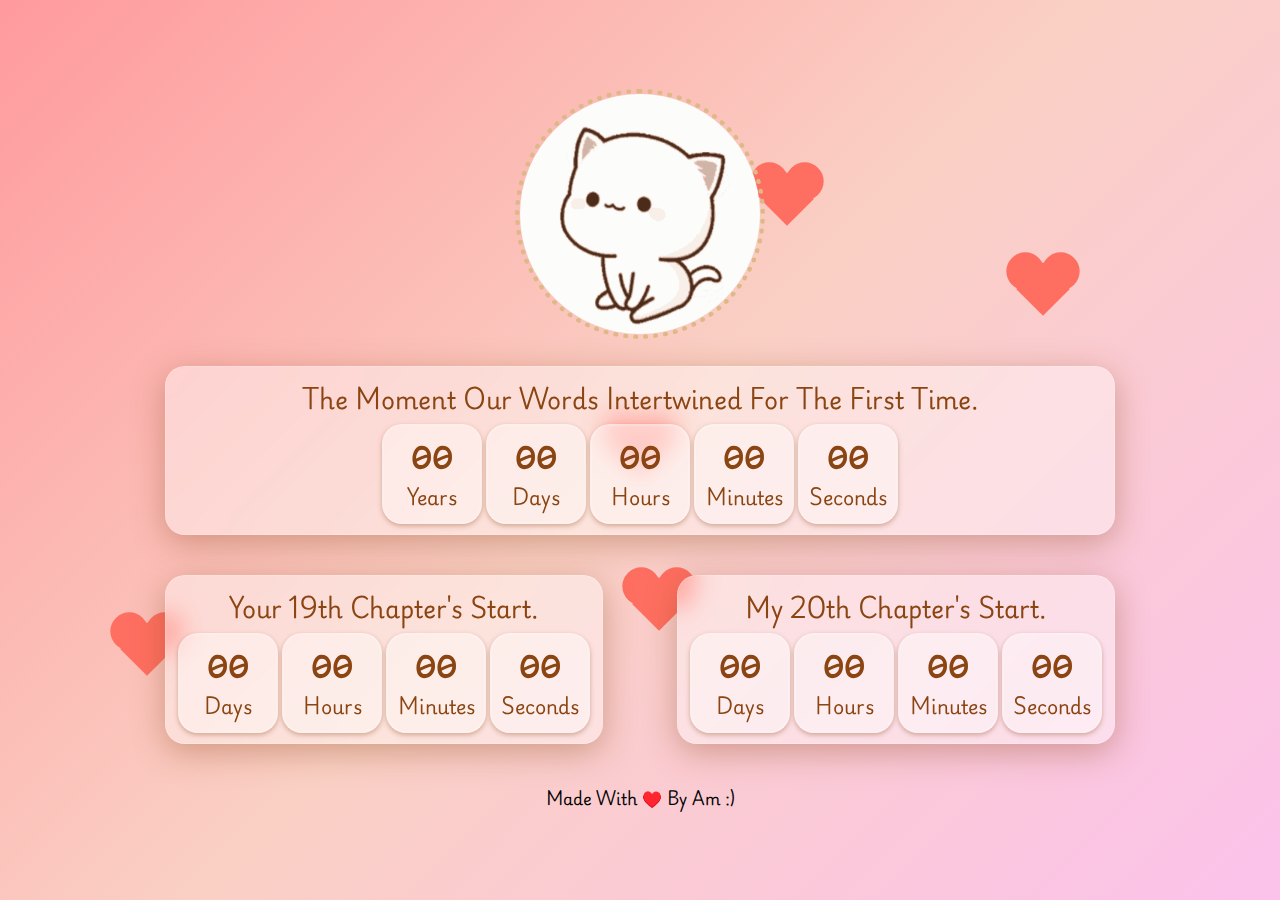
<file: index.html>
<!DOCTYPE html>
<html lang="en">
<head>
    <meta charset="UTF-8">
    <meta name="viewport" content="width=device-width, initial-scale=1.0">
    <link rel="icon" type="image/x-icon" href="https://cdn-icons-png.flaticon.com/512/5562/5562272.png">
    <title>Special Moments Countdown</title>
</head>

<style>
    @import url('https://fonts.googleapis.com/css2?family=Dongle&family=Playwrite+DE+Grund:wght@100..400&family=Sour+Gummy:ital,wght@0,100..900;1,100..900&display=swap');

    * {
        box-sizing: border-box;
        margin: 0;
    }
    body {
        background: linear-gradient(135deg, #ff9a9e, #fad0c4, #fbc2eb);
        font-family: "Playwrite DE Grund", serif;
        min-height: 100vh;
        font-size: 16px; /* Increase base font size */
        display: flex;
        justify-content: center;
        align-items: center;
        flex-direction: column;
        overflow: hidden; /* Hide overflow for floating hearts */
    }
    .df {
        display: flex;
        justify-content: center;
        align-items: center;
    }
    .wrapper {
        flex-direction: column;
        width: 100%;
        height: 100vh; /* Ensure full height */
        overflow: auto; /* Ensure content is scrollable */
    }
    .topWrapper, .bottomWrapper {
        flex-direction: row;
        margin: 20px 0 20px 0;
    }
    .bottomWrapper {
        justify-content: space-between;
    }
    .bottomWrapper .containerLeft, .bottomWrapper .containerRight {
        margin-bottom: 20px; /* Add space between bottom containers */
    }
    .containerLeft, .containerRight {
        flex-direction: column;
    }
    .wrapCard {
        flex-direction: row;
    }
    .numberCard {
        margin: 1px;
        border: solid #8b4513 5px; /* Dark brown border */
        border-radius: 15px;
        width: 100px;
        height: 100px;
        background: rgba(255, 255, 255, 0.8); /* Light background */
        display: flex;
        justify-content: center;
        align-items: center;
        flex-direction: column;
    }
    .glassmorphism {
        background: rgba(255, 255, 255, 0.4); /* Light brown background */
        box-shadow: 0 8px 32px 0 rgba(139, 69, 19, 0.37); /* Dark brown shadow */
        backdrop-filter: blur(12px);
        -webkit-backdrop-filter: blur(12px);
        border-radius: 20px;
        border: 1px solid rgba(255, 255, 255, 0.18);
        padding: 10px;
        background-image: url('https://www.transparenttextures.com/patterns/food.png'); /* Add pattern */
    }
    .numberCard.glassmorphism {
        background: rgba(0, 0, 0, 0.0);
        box-shadow: 0 2px 5px 0 rgba(139, 69, 19, 0.37); /* Dark brown shadow */
        backdrop-filter: blur(12px);
        -webkit-backdrop-filter: blur(12px);
        border-radius: 20px;
        border: 2px solid rgba(255, 255, 255, 0.18);
        padding: 10px;
    }
    .wSize {
        width: 950px;
    }
    span {
        font-weight: 900;
        font-size: 1.2em; /* Increase font size for span elements */
        color: #8b4513; /* Dark brown color */
    }
    .timeInd {
        font-weight: 500;
        font-family: "Sour Gummy", serif;
        font-size: 2.2em; /* Increase font size for time indicators */
        color: #8b4513; /* Dark brown color */
    }
    .numberCard {
        text-align: center;
        margin: 0 2px 0 2px;
    }
    .imgCircle img {
        width: 250px;
        height: 250px;
        border: 5px dotted #deb887; /* Light brown border */
        border-radius: 50%;
    }
    .desc {
        font-size: 1.5em;
        margin: 0 0 5px 0;
        color: #8b4513; /* Dark brown color */
    }
    #hYear, #mYear {
        font-weight: 600;
        font-size: 1em; /* Increase font size for span elements */
        color: #8b4513; /* Dark brown color */
    }
    footer {
        margin-top: 30px;
        font-size: 1.5em;
        color: #8b4513; /* Dark brown color */
        text-align: center;
    }
    .decorative-element {
        z-index: -1;
        position: absolute;
        width: 38px;
        height: 38px;
        background: #ff6f61;
        transform: rotate(-45deg);
        animation: float 6s ease-in-out infinite;
    }
    .decorative-element::before,
    .decorative-element::after {
        content: "";
        position: absolute;
        width: 38px;
        height: 38px;
        background: #ff6f61;
        border-radius: 50%;
    }
    .decorative-element::before {
        top: -25px;
        left: 0;
    }
    .decorative-element::after {
        top: 0;
        left: 25px;
    }
    .decorative-element:nth-child(1) {
        top: 10%;
        left: 20%;
        animation-delay: 0s;
    }
    .decorative-element:nth-child(2) {
        top: 30%;
        left: 80%;
        animation-delay: 2s;
    }
    .decorative-element:nth-child(3) {
        top: 65%;
        left: 50%;
        animation-delay: 4s;
    }
    .decorative-element:nth-child(4) {
        top: 70%;
        left: 10%;
        animation-delay: 6s;
    }
    .decorative-element:nth-child(5) {
        top: 20%;
        left: 60%;
        animation-delay: 8s;
    }
    @keyframes float {
        0% {
            transform: translateY(0) rotate(-45deg);
        }
        50% {
            transform: translateY(-40px) rotate(-35deg);
        }
        75% {
            transform: translateY(-40px) rotate(-65deg);
        }
        100% {
            transform: translateY(0) rotate(-45deg);
        }
    }
    @media (max-width: 768px) {
        body {
            font-size: 10px;
            text-align: center;
        }
        .wrapper {
            height: auto;
            padding: 10px;
            overflow: auto; /* Ensure content is scrollable */
        }
        .wSize {
            width: 100%;
            padding: 10px;
        }
        .topWrapper, .bottomWrapper {
            flex-direction: column;
            margin: 10px 0;
        }
        .containerLeft, .containerRight {
            width: 100%;
        }
        .numberCard {
            width: 85px;
            height: 85px;
        }
        .imgCircle img {
            width: 200px;
            height: 200px;
        }
        span {
            font-weight: 900;
            font-size: 1.2em; /* Increase font size for span elements */
            color: #8b4513; /* Dark brown color */
        }
        .timeInd {
            font-weight: 500;
            font-family: "Sour Gummy", serif;
            font-size: 2.2em; /* Increase font size for time indicators */
            color: #8b4513; /* Dark brown color */
        }
        .decorative-element:nth-child(1) {
            top: 10%;
            left: 20%;
            animation-delay: 0s;
        }
        .decorative-element:nth-child(2) {
            top: 30%;
            left: 10%;
            animation-delay: 2s;
        }
        .decorative-element:nth-child(3) {
            top: 55%;
            left: 50%;
            animation-delay: 4s;
        }
        .decorative-element:nth-child(4) {
            top: 70%;
            left: 10%;
            animation-delay: 6s;
        }
        .decorative-element:nth-child(5) {
            top: 20%;
            left: 75%;
            animation-delay: 8s;
        }
    }
    @media (max-width: 480px) {
        body {
            font-size: 8px;
            text-align: center;
        }
        .wrapper {
            height: auto;
            padding: 5px;
            overflow: auto; /* Ensure content is scrollable */
        }
        .wSize {
            width: 100%;
            padding: 5px;
        }
        .topWrapper, .bottomWrapper {
            flex-direction: column;
            margin: 5px 0;
        }
        .containerLeft, .containerRight {
            width: 100%;
        }
        .numberCard {
            width: 70px;
            height: 70px;
        }
        .imgCircle img {
            width: 150px;
            height: 150px;
        }
        span {
            font-weight: 900;
            font-size: 1em; /* Increase font size for span elements */
            color: #8b4513; /* Dark brown color */
        }
        .timeInd {
            font-weight: 500;
            font-family: "Sour Gummy", serif;
            font-size: 1.8em; /* Increase font size for time indicators */
            color: #8b4513; /* Dark brown color */
        }
        .decorative-element:nth-child(1) {
            top: 10%;
            left: 20%;
            animation-delay: 0s;
        }
        .decorative-element:nth-child(2) {
            top: 30%;
            left: 10%;
            animation-delay: 2s;
        }
        .decorative-element:nth-child(3) {
            top: 55%;
            left: 50%;
            animation-delay: 4s;
        }
        .decorative-element:nth-child(4) {
            top: 70%;
            left: 10%;
            animation-delay: 6s;
        }
        .decorative-element:nth-child(5) {
            top: 20%;
            left: 75%;
            animation-delay: 8s;
        }
    }
    .background-overlay {
        position: absolute;
        top: 0;
        left: 0;
        width: 100%;
        height: 100%;
        background-image: url("https://www.transparenttextures.com/patterns/arches.png");
        background-size: 150px;
        z-index: -2;
    }
</style>

<body>
    <div class="background-overlay"></div>
    <div class="decorative-element"></div>
    <div class="decorative-element"></div>
    <div class="decorative-element"></div>
    <div class="decorative-element"></div>
    <div class="decorative-element"></div>
    <div class="decorative-element"></div>

    <div class="wrapper df">
        <div class="imgCircle">
            <img src="./cute.gif" alt="Cute Cat like You">
        </div>
        <div class="wSize topWrapper glassmorphism df">
            <div class="container">
                <p class="desc">The Moment Our Words Intertwined For The First Time.</p>
                <div class="wrapCard df">
                    <div class="numberCard glassmorphism"><p class="timeInd" id="Y1">00</p><span>Years</span></div>
                    <div class="numberCard glassmorphism"><p class="timeInd" id="D1">00</p><span>Days</span></div>
                    <div class="numberCard glassmorphism"><p class="timeInd" id="H1">00</p><span>Hours</span></div>
                    <div class="numberCard glassmorphism"><p class="timeInd" id="M1">00</p><span>Minutes</span></div>
                    <div class="numberCard glassmorphism"><p class="timeInd" id="S1">00</p><span>Seconds</span></div>
                </div>
            </div>
        </div>
        <div class="wSize bottomWrapper df">
            <div class="containerLeft glassmorphism df">
                <p class="desc">Your <span id="hYear"></span>th Chapter's Start.</p>
                <div class="wrapCard df">
                    <div class="numberCard glassmorphism"><p class="timeInd" id="D2">00</p><span>Days</span></div>
                    <div class="numberCard glassmorphism"><p class="timeInd" id="H2">00</p><span>Hours</span></div>
                    <div class="numberCard glassmorphism"><p class="timeInd" id="M2">00</p><span>Minutes</span></div>
                    <div class="numberCard glassmorphism"><p class="timeInd" id="S2">00</p><span>Seconds</span></div>
                </div>
            </div>
            <div class=" containerRight glassmorphism df">
                <p class="desc">My <span id="mYear"></span>th Chapter's Start.</p>
                <div class="wrapCard df">
                    <div class="numberCard glassmorphism"><p class="timeInd" id="D3">00</p><span>Days</span></div>
                    <div class="numberCard glassmorphism"><p class="timeInd" id="H3">00</p><span>Hours</span></div>
                    <div class="numberCard glassmorphism"><p class="timeInd" id="M3">00</p><span>Minutes</span></div>
                    <div class="numberCard glassmorphism"><p class="timeInd" id="S3">00</p><span>Seconds</span></div>
                </div>
            </div>
        </div>
        <p>Made With &#x2665;&#xfe0f; By Am :)</p>
    </div>
    <script>
        const currentYear = new Date().getFullYear();           
        const myBirthday = `${currentYear}-09-19T00:00:00`;     // {TUKAR} dengan tarikh lahir anda
        const herBirthday = `${currentYear}-08-29T00:00:00`;    // {TUKAR} dengan tarikh lahir pasangan anda
        const firstContact = "2023-11-23T00:00:00";             // {TUKAR} dengan tarikh pertama kali berkenalan

        const herYOB = currentYear - 2007; 
        const myYOB = currentYear - 2006 ;

        document.getElementById("hYear").textContent = String(herYOB).padStart(2, "0");
        document.getElementById("mYear").textContent = String(myYOB).padStart(2, "0");

        const myBirthdayDate = new Date(myBirthday);
        const herBirthdayDate = new Date(herBirthday);
        const firstContactDate = new Date(firstContact);

        function updateCountdown() {
            const now = new Date();
            // Update countup for first contact
            updateSingleCountup(now, firstContactDate, "Y1", "D1", "H1", "M1", "S1");

            // Update countdown for her birthday
            updateSingleCountdown(now, herBirthdayDate, "D2", "H2", "M2", "S2");
            
            // Update countdown for my birthday
            updateSingleCountdown(now, myBirthdayDate, "D3", "H3", "M3", "S3");
        }

        function updateSingleCountdown(now, targetDate, daysId, hoursId, minutesId, secondsId) {
            const diff = targetDate - now;

            if (diff <= 0) {
                document.getElementById(daysId).textContent = "00";
                document.getElementById(hoursId).textContent = "00";
                document.getElementById(minutesId).textContent = "00";
                document.getElementById(secondsId).textContent = "00";
                return;
            }

            const days = Math.floor(diff / (1000 * 60 * 60 * 24));
            const hours = Math.floor((diff % (1000 * 60 * 60 * 24)) / (1000 * 60 * 60));
            const minutes = Math.floor((diff % (1000 * 60 * 60)) / (1000 * 60));
            const seconds = Math.floor((diff % (1000 * 60)) / 1000);

            document.getElementById(daysId).textContent = String(days).padStart(2, "0");
            document.getElementById(hoursId).textContent = String(hours).padStart(2, "0");
            document.getElementById(minutesId).textContent = String(minutes).padStart(2, "0");
            document.getElementById(secondsId).textContent = String(seconds).padStart(2, "0");
        }

        function updateSingleCountup(now, startDate, yearsId, daysId, hoursId, minutesId, secondsId) {
            const diff = now - startDate;

            if (diff <= 0) {
                document.getElementById(yearsId).textContent = "00";
                document.getElementById(daysId).textContent = "00";
                document.getElementById(hoursId).textContent = "00";
                document.getElementById(minutesId).textContent = "00";
                document.getElementById(secondsId).textContent = "00";
                return;
            }

            const years = Math.floor(diff / (1000 * 60 * 60 * 24 * 365));
            const days = Math.floor((diff % (1000 * 60 * 60 * 24 * 365)) / (1000 * 60 * 60 * 24));
            const hours = Math.floor((diff % (1000 * 60 * 60 * 24)) / (1000 * 60 * 60));
            const minutes = Math.floor((diff % (1000 * 60 * 60)) / (1000 * 60));
            const seconds = Math.floor((diff % (1000 * 60)) / 1000);

            document.getElementById(yearsId).textContent = String(years).padStart(2, "0");
            document.getElementById(daysId).textContent = String(days).padStart(2, "0");
            document.getElementById(hoursId).textContent = String(hours).padStart(2, "0");
            document.getElementById(minutesId).textContent = String(minutes).padStart(2, "0");
            document.getElementById(secondsId).textContent = String(seconds).padStart(2, "0");
        }

        setInterval(updateCountdown, 1000);

    </script>
</body>
</html>
</file>
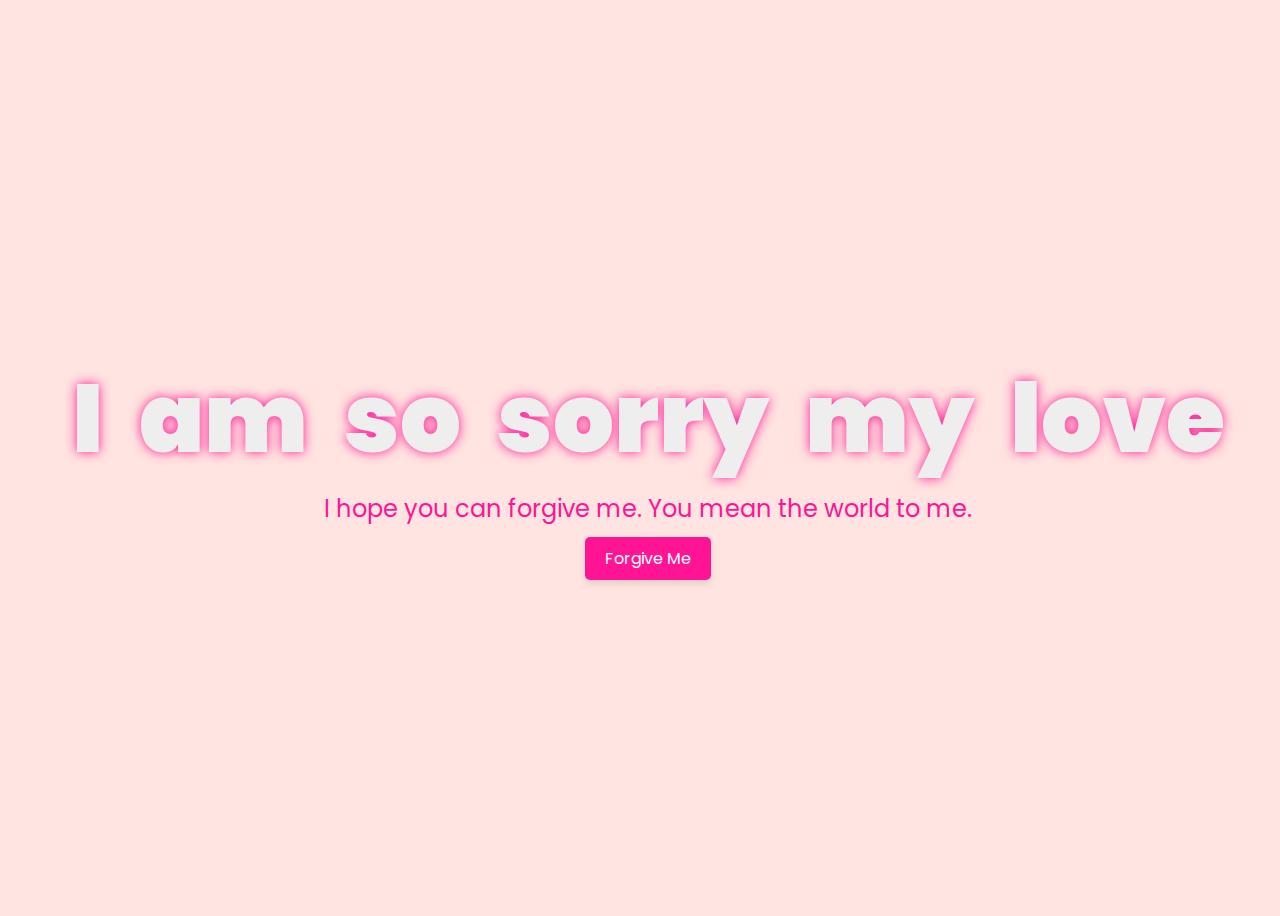
<file: flower/index.html>
<!DOCTYPE html>
<html lang="en">
<head>
    <meta charset="UTF-8">
    <meta name="viewport" content="width=device-width, initial-scale=1.0">
    <link rel="stylesheet" href="css/style.css">
    <link rel="icon" href="img/flowers.png" type="image/x-icon">
    <title>Apology</title>
</head>
<body>
    <div class="greetings">
        <span>I</span>
        <span>am</span>
        <span>so</span>
        <span>sorry</span>
        <span>my</span>
        <span>love</span>
    </div>
    <div class="description">
        I hope you can forgive me. You mean the world to me.
    </div>
    <div class="button">
        <a href="flower.html">Forgive Me</a>
    </div>
</body>
</html>
</file>
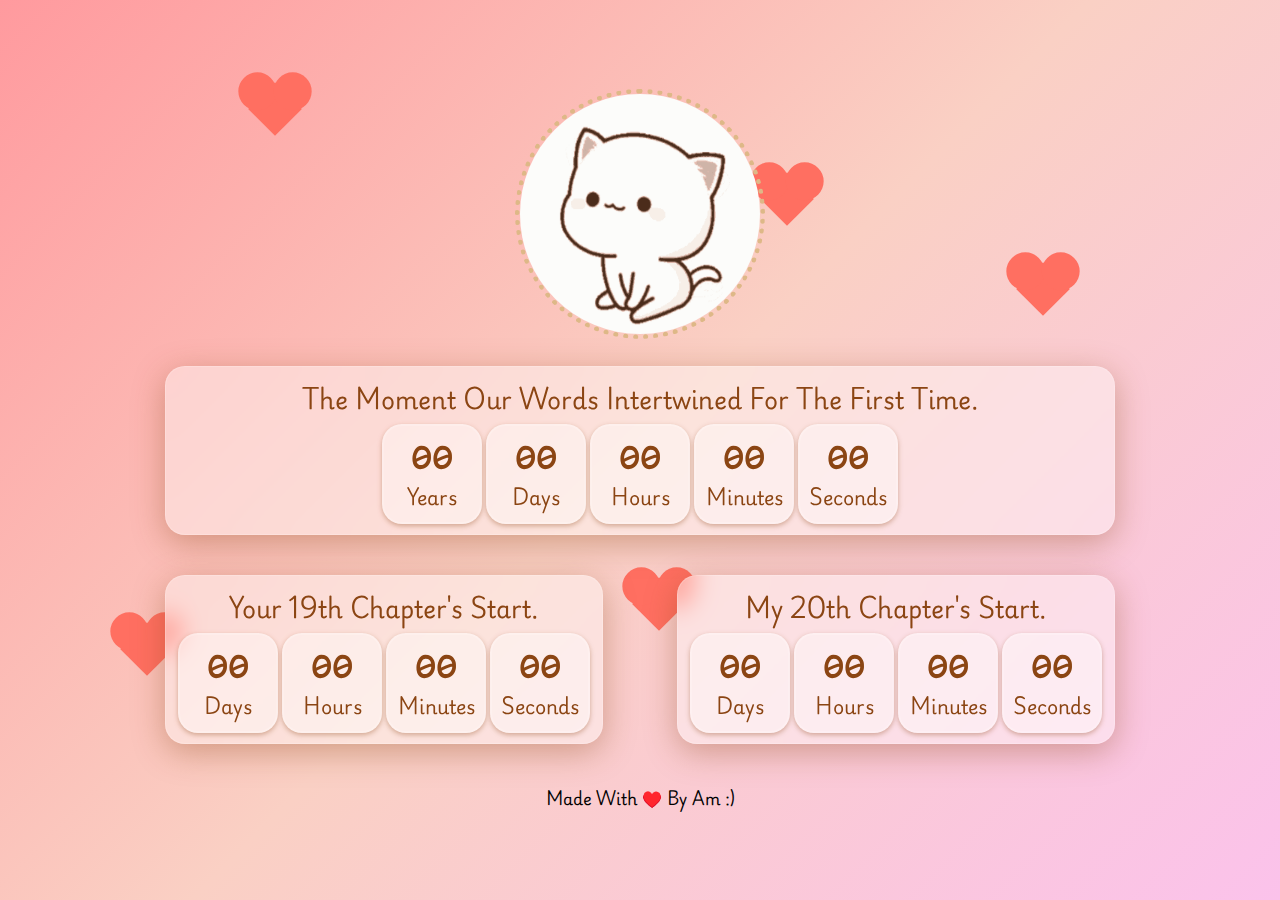
<file: combined.html>
<!DOCTYPE html>
<html lang="en">
<head>
    <meta charset="UTF-8">
    <meta name="viewport" content="width=device-width, initial-scale=1.0">
    <link rel="icon" type="image/x-icon" href="https://cdn-icons-png.flaticon.com/512/5562/5562272.png">
    <title>Special Moments Countdown</title>
</head>

<style>
    @import url('https://fonts.googleapis.com/css2?family=Dongle&family=Playwrite+DE+Grund:wght@100..400&family=Sour+Gummy:ital,wght@0,100..900;1,100..900&display=swap');

    * {
        box-sizing: border-box;
        margin: 0;
    }
    body {
        background: linear-gradient(135deg, #ff9a9e, #fad0c4, #fbc2eb);
        font-family: "Playwrite DE Grund", serif;
        min-height: 100vh;
        font-size: 16px; /* Increase base font size */
        display: flex;
        justify-content: center;
        align-items: center;
        flex-direction: column;
        overflow: hidden; /* Hide overflow for floating hearts */
    }
    .df {
        display: flex;
        justify-content: center;
        align-items: center;
    }
    .wrapper {
        flex-direction: column;
        width: 100%;
        height: 100vh; /* Ensure full height */
        overflow: auto; /* Ensure content is scrollable */
    }
    .topWrapper, .bottomWrapper {
        flex-direction: row;
        margin: 20px 0 20px 0;
    }
    .bottomWrapper {
        justify-content: space-between;
    }
    .bottomWrapper .containerLeft, .bottomWrapper .containerRight {
        margin-bottom: 20px; /* Add space between bottom containers */
    }
    .containerLeft, .containerRight {
        flex-direction: column;
    }
    .wrapCard {
        flex-direction: row;
    }
    .numberCard {
        margin: 1px;
        border: solid #8b4513 5px; /* Dark brown border */
        border-radius: 15px;
        width: 100px;
        height: 100px;
        background: rgba(255, 255, 255, 0.8); /* Light background */
        display: flex;
        justify-content: center;
        align-items: center;
        flex-direction: column;
    }
    .glassmorphism {
        background: rgba(255, 255, 255, 0.4); /* Light brown background */
        box-shadow: 0 8px 32px 0 rgba(139, 69, 19, 0.37); /* Dark brown shadow */
        backdrop-filter: blur(12px);
        -webkit-backdrop-filter: blur(12px);
        border-radius: 20px;
        border: 1px solid rgba(255, 255, 255, 0.18);
        padding: 10px;
        background-image: url('https://www.transparenttextures.com/patterns/food.png'); /* Add pattern */
    }
    .numberCard.glassmorphism {
        background: rgba(0, 0, 0, 0.0);
        box-shadow: 0 2px 5px 0 rgba(139, 69, 19, 0.37); /* Dark brown shadow */
        backdrop-filter: blur(12px);
        -webkit-backdrop-filter: blur(12px);
        border-radius: 20px;
        border: 2px solid rgba(255, 255, 255, 0.18);
        padding: 10px;
    }
    .wSize {
        width: 950px;
    }
    span {
        font-weight: 900;
        font-size: 1.2em; /* Increase font size for span elements */
        color: #8b4513; /* Dark brown color */
    }
    .timeInd {
        font-weight: 500;
        font-family: "Sour Gummy", serif;
        font-size: 2.2em; /* Increase font size for time indicators */
        color: #8b4513; /* Dark brown color */
    }
    .numberCard {
        text-align: center;
        margin: 0 2px 0 2px;
    }
    .imgCircle img {
        width: 250px;
        height: 250px;
        border: 5px dotted #deb887; /* Light brown border */
        border-radius: 50%;
    }
    .desc {
        font-size: 1.5em;
        margin: 0 0 5px 0;
        color: #8b4513; /* Dark brown color */
    }
    #hYear, #mYear {
        font-weight: 600;
        font-size: 1em; /* Increase font size for span elements */
        color: #8b4513; /* Dark brown color */
    }
    footer {
        margin-top: 30px;
        font-size: 1.5em;
        color: #8b4513; /* Dark brown color */
        text-align: center;
    }
    .decorative-element {
        z-index: -1;
        position: absolute;
        width: 38px;
        height: 38px;
        background: #ff6f61;
        transform: rotate(-45deg);
        animation: float 6s ease-in-out infinite;
    }
    .decorative-element::before,
    .decorative-element::after {
        content: "";
        position: absolute;
        width: 38px;
        height: 38px;
        background: #ff6f61;
        border-radius: 50%;
    }
    .decorative-element::before {
        top: -25px;
        left: 0;
    }
    .decorative-element::after {
        top: 0;
        left: 25px;
    }
    .decorative-element:nth-child(1) {
        top: 10%;
        left: 20%;
        animation-delay: 0s;
    }
    .decorative-element:nth-child(2) {
        top: 30%;
        left: 80%;
        animation-delay: 2s;
    }
    .decorative-element:nth-child(3) {
        top: 65%;
        left: 50%;
        animation-delay: 4s;
    }
    .decorative-element:nth-child(4) {
        top: 70%;
        left: 10%;
        animation-delay: 6s;
    }
    .decorative-element:nth-child(5) {
        top: 20%;
        left: 60%;
        animation-delay: 8s;
    }
    @keyframes float {
        0% {
            transform: translateY(0) rotate(-45deg);
        }
        50% {
            transform: translateY(-40px) rotate(-35deg);
        }
        75% {
            transform: translateY(-40px) rotate(-65deg);
        }
        100% {
            transform: translateY(0) rotate(-45deg);
        }
    }
    @media (max-width: 768px) {
        body {
            font-size: 10px;
            text-align: center;
        }
        .wrapper {
            height: auto;
            padding: 10px;
            overflow: auto; /* Ensure content is scrollable */
        }
        .wSize {
            width: 100%;
            padding: 10px;
        }
        .topWrapper, .bottomWrapper {
            flex-direction: column;
            margin: 10px 0;
        }
        .containerLeft, .containerRight {
            width: 100%;
        }
        .numberCard {
            width: 85px;
            height: 85px;
        }
        .imgCircle img {
            width: 200px;
            height: 200px;
        }
        span {
            font-weight: 900;
            font-size: 1.2em; /* Increase font size for span elements */
            color: #8b4513; /* Dark brown color */
        }
        .timeInd {
            font-weight: 500;
            font-family: "Sour Gummy", serif;
            font-size: 2.2em; /* Increase font size for time indicators */
            color: #8b4513; /* Dark brown color */
        }
        .decorative-element:nth-child(1) {
            top: 10%;
            left: 20%;
            animation-delay: 0s;
        }
        .decorative-element:nth-child(2) {
            top: 30%;
            left: 10%;
            animation-delay: 2s;
        }
        .decorative-element:nth-child(3) {
            top: 55%;
            left: 50%;
            animation-delay: 4s;
        }
        .decorative-element:nth-child(4) {
            top: 70%;
            left: 10%;
            animation-delay: 6s;
        }
        .decorative-element:nth-child(5) {
            top: 20%;
            left: 75%;
            animation-delay: 8s;
        }
    }
    @media (max-width: 480px) {
        body {
            font-size: 8px;
            text-align: center;
        }
        .wrapper {
            height: auto;
            padding: 5px;
            overflow: auto; /* Ensure content is scrollable */
        }
        .wSize {
            width: 100%;
            padding: 5px;
        }
        .topWrapper, .bottomWrapper {
            flex-direction: column;
            margin: 5px 0;
        }
        .containerLeft, .containerRight {
            width: 100%;
        }
        .numberCard {
            width: 70px;
            height: 70px;
        }
        .imgCircle img {
            width: 150px;
            height: 150px;
        }
        span {
            font-weight: 900;
            font-size: 1em; /* Increase font size for span elements */
            color: #8b4513; /* Dark brown color */
        }
        .timeInd {
            font-weight: 500;
            font-family: "Sour Gummy", serif;
            font-size: 1.8em; /* Increase font size for time indicators */
            color: #8b4513; /* Dark brown color */
        }
        .decorative-element:nth-child(1) {
            top: 10%;
            left: 20%;
            animation-delay: 0s;
        }
        .decorative-element:nth-child(2) {
            top: 30%;
            left: 10%;
            animation-delay: 2s;
        }
        .decorative-element:nth-child(3) {
            top: 55%;
            left: 50%;
            animation-delay: 4s;
        }
        .decorative-element:nth-child(4) {
            top: 70%;
            left: 10%;
            animation-delay: 6s;
        }
        .decorative-element:nth-child(5) {
            top: 20%;
            left: 75%;
            animation-delay: 8s;
        }
    }
</style>

<body>
    <div class="decorative-element"></div>
    <div class="decorative-element"></div>
    <div class="decorative-element"></div>
    <div class="decorative-element"></div>
    <div class="decorative-element"></div>

    <div class="wrapper df">
        <div class="imgCircle">
            <img src="./cute.gif" alt="Cute Cat like You">
        </div>
        <div class="wSize topWrapper glassmorphism df">
            <div class="container">
                <p class="desc">The Moment Our Words Intertwined For The First Time.</p>
                <div class="wrapCard df">
                    <div class="numberCard glassmorphism"><p class="timeInd" id="Y1">00</p><span>Years</span></div>
                    <div class="numberCard glassmorphism"><p class="timeInd" id="D1">00</p><span>Days</span></div>
                    <div class="numberCard glassmorphism"><p class="timeInd" id="H1">00</p><span>Hours</span></div>
                    <div class="numberCard glassmorphism"><p class="timeInd" id="M1">00</p><span>Minutes</span></div>
                    <div class="numberCard glassmorphism"><p class="timeInd" id="S1">00</p><span>Seconds</span></div>
                </div>
            </div>
        </div>
        <div class="wSize bottomWrapper df">
            <div class="containerLeft glassmorphism df">
                <p class="desc">Your <span id="hYear"></span>th Chapter's Start.</p>
                <div class="wrapCard df">
                    <div class="numberCard glassmorphism"><p class="timeInd" id="D2">00</p><span>Days</span></div>
                    <div class="numberCard glassmorphism"><p class="timeInd" id="H2">00</p><span>Hours</span></div>
                    <div class="numberCard glassmorphism"><p class="timeInd" id="M2">00</p><span>Minutes</span></div>
                    <div class="numberCard glassmorphism"><p class="timeInd" id="S2">00</p><span>Seconds</span></div>
                </div>
            </div>
            <div class=" containerRight glassmorphism df">
                <p class="desc">My <span id="mYear"></span>th Chapter's Start.</p>
                <div class="wrapCard df">
                    <div class="numberCard glassmorphism"><p class="timeInd" id="D3">00</p><span>Days</span></div>
                    <div class="numberCard glassmorphism"><p class="timeInd" id="H3">00</p><span>Hours</span></div>
                    <div class="numberCard glassmorphism"><p class="timeInd" id="M3">00</p><span>Minutes</span></div>
                    <div class="numberCard glassmorphism"><p class="timeInd" id="S3">00</p><span>Seconds</span></div>
                </div>
            </div>
        </div>
        <p>Made With &#x2665;&#xfe0f; By Am :)</p>
    </div>
    <script>
        const currentYear = new Date().getFullYear();           
        const myBirthday = `${currentYear}-09-19T00:00:00`;     // {TUKAR} dengan tarikh lahir anda
        const herBirthday = `${currentYear}-08-29T00:00:00`;    // {TUKAR} dengan tarikh lahir pasangan anda
        const firstContact = "2023-11-23T00:00:00";             // {TUKAR} dengan tarikh pertama kali berkenalan

        const herYOB = currentYear - 2007; 
        const myYOB = currentYear - 2006 ;

        document.getElementById("hYear").textContent = String(herYOB).padStart(2, "0");
        document.getElementById("mYear").textContent = String(myYOB).padStart(2, "0");

        const myBirthdayDate = new Date(myBirthday);
        const herBirthdayDate = new Date(herBirthday);
        const firstContactDate = new Date(firstContact);

        function updateCountdown() {
            const now = new Date();
            // Update countup for first contact
            updateSingleCountup(now, firstContactDate, "Y1", "D1", "H1", "M1", "S1");

            // Update countdown for her birthday
            updateSingleCountdown(now, herBirthdayDate, "D2", "H2", "M2", "S2");
            
            // Update countdown for my birthday
            updateSingleCountdown(now, myBirthdayDate, "D3", "H3", "M3", "S3");
        }

        function updateSingleCountdown(now, targetDate, daysId, hoursId, minutesId, secondsId) {
            const diff = targetDate - now;

            if (diff <= 0) {
                document.getElementById(daysId).textContent = "00";
                document.getElementById(hoursId).textContent = "00";
                document.getElementById(minutesId).textContent = "00";
                document.getElementById(secondsId).textContent = "00";
                return;
            }

            const days = Math.floor(diff / (1000 * 60 * 60 * 24));
            const hours = Math.floor((diff % (1000 * 60 * 60 * 24)) / (1000 * 60 * 60));
            const minutes = Math.floor((diff % (1000 * 60 * 60)) / (1000 * 60));
            const seconds = Math.floor((diff % (1000 * 60)) / 1000);

            document.getElementById(daysId).textContent = String(days).padStart(2, "0");
            document.getElementById(hoursId).textContent = String(hours).padStart(2, "0");
            document.getElementById(minutesId).textContent = String(minutes).padStart(2, "0");
            document.getElementById(secondsId).textContent = String(seconds).padStart(2, "0");
        }

        function updateSingleCountup(now, startDate, yearsId, daysId, hoursId, minutesId, secondsId) {
            const diff = now - startDate;

            if (diff <= 0) {
                document.getElementById(yearsId).textContent = "00";
                document.getElementById(daysId).textContent = "00";
                document.getElementById(hoursId).textContent = "00";
                document.getElementById(minutesId).textContent = "00";
                document.getElementById(secondsId).textContent = "00";
                return;
            }

            const years = Math.floor(diff / (1000 * 60 * 60 * 24 * 365));
            const days = Math.floor((diff % (1000 * 60 * 60 * 24 * 365)) / (1000 * 60 * 60 * 24));
            const hours = Math.floor((diff % (1000 * 60 * 60 * 24)) / (1000 * 60 * 60));
            const minutes = Math.floor((diff % (1000 * 60 * 60)) / (1000 * 60));
            const seconds = Math.floor((diff % (1000 * 60)) / 1000);

            document.getElementById(yearsId).textContent = String(years).padStart(2, "0");
            document.getElementById(daysId).textContent = String(days).padStart(2, "0");
            document.getElementById(hoursId).textContent = String(hours).padStart(2, "0");
            document.getElementById(minutesId).textContent = String(minutes).padStart(2, "0");
            document.getElementById(secondsId).textContent = String(seconds).padStart(2, "0");
        }

        setInterval(updateCountdown, 1000);

    </script>
</body>
</html>
</file>
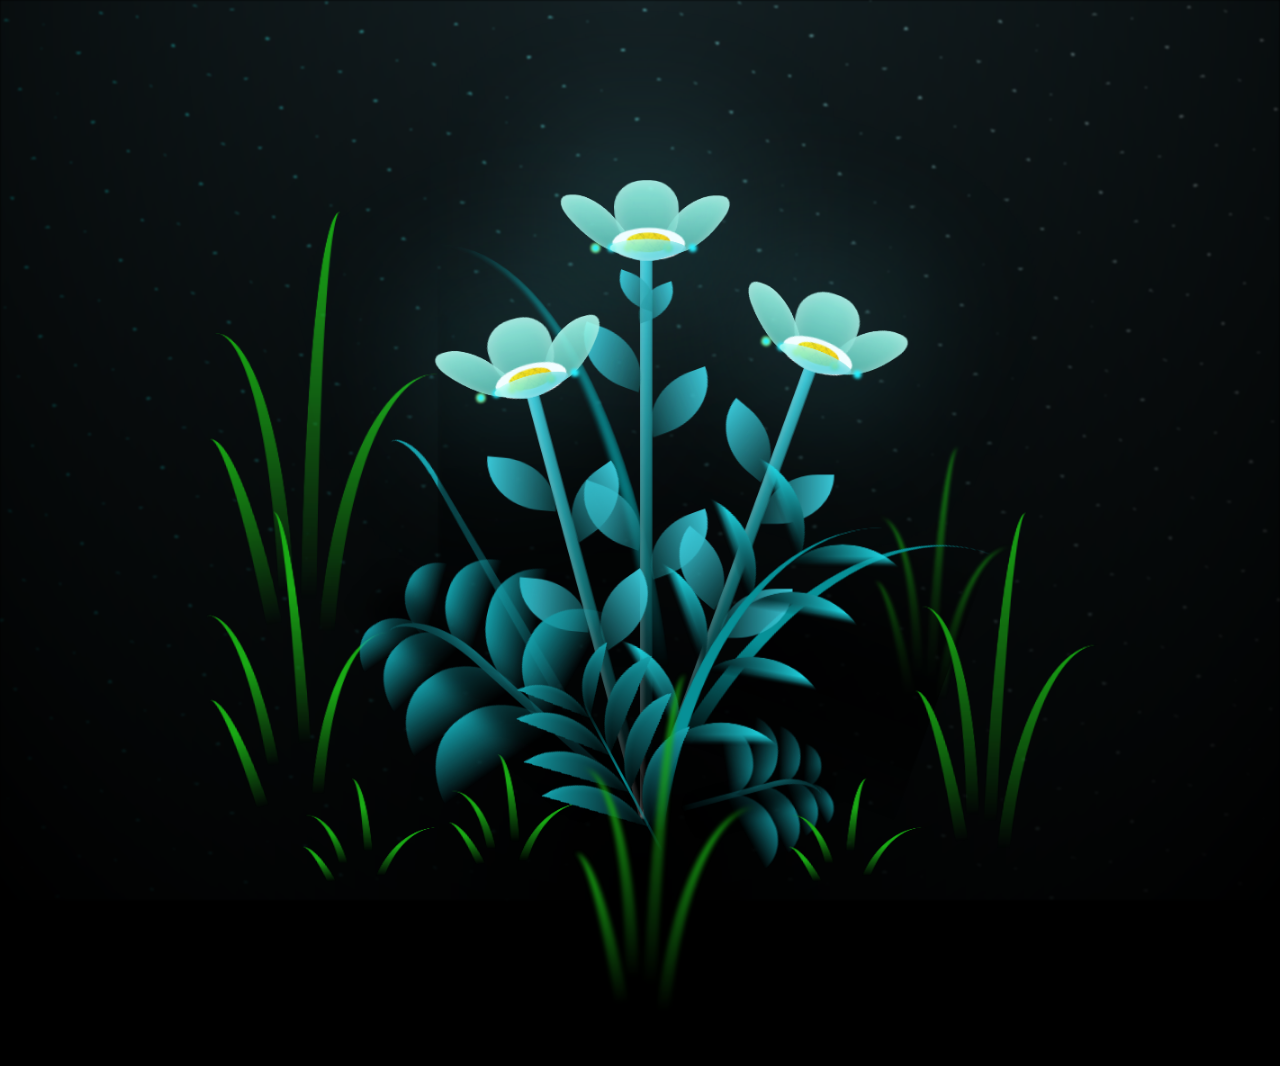
<file: flower/flower.html>
<!DOCTYPE html>
<html lang="en">
<head>
    <meta charset="UTF-8">
    <meta http-equiv="X-UA-Compatible" content="IE=edge">
    <meta name="viewport" content="width=device-width, initial-scale=1.0">
    <link rel="stylesheet" href="css/main.css">
    <link rel="icon" href="img/flowers.png" type="image/x-icon">
    <title>flowers</title>
</head>
<body class="container">
  <!-- Pembuat code: https://codepen.io/mdusmanansari/pen/BamepLe -->
    <div class="night"></div>
    <div class="flowers">
      <div class="flower flower--1">
        <div class="flower__leafs flower__leafs--1">
          <div class="flower__leaf flower__leaf--1"></div>
          <div class="flower__leaf flower__leaf--2"></div>
          <div class="flower__leaf flower__leaf--3"></div>
          <div class="flower__leaf flower__leaf--4"></div>
          <div class="flower__white-circle"></div>
  
          <div class="flower__light flower__light--1"></div>
          <div class="flower__light flower__light--2"></div>
          <div class="flower__light flower__light--3"></div>
          <div class="flower__light flower__light--4"></div>
          <div class="flower__light flower__light--5"></div>
          <div class="flower__light flower__light--6"></div>
          <div class="flower__light flower__light--7"></div>
          <div class="flower__light flower__light--8"></div>
  
        </div>
        <div class="flower__line">
          <div class="flower__line__leaf flower__line__leaf--1"></div>
          <div class="flower__line__leaf flower__line__leaf--2"></div>
          <div class="flower__line__leaf flower__line__leaf--3"></div>
          <div class="flower__line__leaf flower__line__leaf--4"></div>
          <div class="flower__line__leaf flower__line__leaf--5"></div>
          <div class="flower__line__leaf flower__line__leaf--6"></div>
        </div>
      </div>
  
      <div class="flower flower--2">
        <div class="flower__leafs flower__leafs--2">
          <div class="flower__leaf flower__leaf--1"></div>
          <div class="flower__leaf flower__leaf--2"></div>
          <div class="flower__leaf flower__leaf--3"></div>
          <div class="flower__leaf flower__leaf--4"></div>
          <div class="flower__white-circle"></div>
  
          <div class="flower__light flower__light--1"></div>
          <div class="flower__light flower__light--2"></div>
          <div class="flower__light flower__light--3"></div>
          <div class="flower__light flower__light--4"></div>
          <div class="flower__light flower__light--5"></div>
          <div class="flower__light flower__light--6"></div>
          <div class="flower__light flower__light--7"></div>
          <div class="flower__light flower__light--8"></div>
  
        </div>
        <div class="flower__line">
          <div class="flower__line__leaf flower__line__leaf--1"></div>
          <div class="flower__line__leaf flower__line__leaf--2"></div>
          <div class="flower__line__leaf flower__line__leaf--3"></div>
          <div class="flower__line__leaf flower__line__leaf--4"></div>
        </div>
      </div>
  
      <div class="flower flower--3">
        <div class="flower__leafs flower__leafs--3">
          <div class="flower__leaf flower__leaf--1"></div>
          <div class="flower__leaf flower__leaf--2"></div>
          <div class="flower__leaf flower__leaf--3"></div>
          <div class="flower__leaf flower__leaf--4"></div>
          <div class="flower__white-circle"></div>
  
          <div class="flower__light flower__light--1"></div>
          <div class="flower__light flower__light--2"></div>
          <div class="flower__light flower__light--3"></div>
          <div class="flower__light flower__light--4"></div>
          <div class="flower__light flower__light--5"></div>
          <div class="flower__light flower__light--6"></div>
          <div class="flower__light flower__light--7"></div>
          <div class="flower__light flower__light--8"></div>
  
        </div>
        <div class="flower__line">
          <div class="flower__line__leaf flower__line__leaf--1"></div>
          <div class="flower__line__leaf flower__line__leaf--2"></div>
          <div class="flower__line__leaf flower__line__leaf--3"></div>
          <div class="flower__line__leaf flower__line__leaf--4"></div>
        </div>
      </div>
  
      <div class="grow-ans" style="--d:1.2s">
        <div class="flower__g-long">
          <div class="flower__g-long__top"></div>
          <div class="flower__g-long__bottom"></div>
        </div>
      </div>
  
      <div class="growing-grass">
        <div class="flower__grass flower__grass--1">
          <div class="flower__grass--top"></div>
          <div class="flower__grass--bottom"></div>
          <div class="flower__grass__leaf flower__grass__leaf--1"></div>
          <div class="flower__grass__leaf flower__grass__leaf--2"></div>
          <div class="flower__grass__leaf flower__grass__leaf--3"></div>
          <div class="flower__grass__leaf flower__grass__leaf--4"></div>
          <div class="flower__grass__leaf flower__grass__leaf--5"></div>
          <div class="flower__grass__leaf flower__grass__leaf--6"></div>
          <div class="flower__grass__leaf flower__grass__leaf--7"></div>
          <div class="flower__grass__leaf flower__grass__leaf--8"></div>
          <div class="flower__grass__overlay"></div>
        </div>
      </div>
  
      <div class="growing-grass">
        <div class="flower__grass flower__grass--2">
          <div class="flower__grass--top"></div>
          <div class="flower__grass--bottom"></div>
          <div class="flower__grass__leaf flower__grass__leaf--1"></div>
          <div class="flower__grass__leaf flower__grass__leaf--2"></div>
          <div class="flower__grass__leaf flower__grass__leaf--3"></div>
          <div class="flower__grass__leaf flower__grass__leaf--4"></div>
          <div class="flower__grass__leaf flower__grass__leaf--5"></div>
          <div class="flower__grass__leaf flower__grass__leaf--6"></div>
          <div class="flower__grass__leaf flower__grass__leaf--7"></div>
          <div class="flower__grass__leaf flower__grass__leaf--8"></div>
          <div class="flower__grass__overlay"></div>
        </div>
      </div>
  
      <div class="grow-ans" style="--d:2.4s">
        <div class="flower__g-right flower__g-right--1">
          <div class="leaf"></div>
        </div>
      </div>
  
      <div class="grow-ans" style="--d:2.8s">
        <div class="flower__g-right flower__g-right--2">
          <div class="leaf"></div>
        </div>
      </div>
  
      <div class="grow-ans" style="--d:2.8s">
        <div class="flower__g-front">
          <div class="flower__g-front__leaf-wrapper flower__g-front__leaf-wrapper--1">
            <div class="flower__g-front__leaf"></div>
          </div>
          <div class="flower__g-front__leaf-wrapper flower__g-front__leaf-wrapper--2">
            <div class="flower__g-front__leaf"></div>
          </div>
          <div class="flower__g-front__leaf-wrapper flower__g-front__leaf-wrapper--3">
            <div class="flower__g-front__leaf"></div>
          </div>
          <div class="flower__g-front__leaf-wrapper flower__g-front__leaf-wrapper--4">
            <div class="flower__g-front__leaf"></div>
          </div>
          <div class="flower__g-front__leaf-wrapper flower__g-front__leaf-wrapper--5">
            <div class="flower__g-front__leaf"></div>
          </div>
          <div class="flower__g-front__leaf-wrapper flower__g-front__leaf-wrapper--6">
            <div class="flower__g-front__leaf"></div>
          </div>
          <div class="flower__g-front__leaf-wrapper flower__g-front__leaf-wrapper--7">
            <div class="flower__g-front__leaf"></div>
          </div>
          <div class="flower__g-front__leaf-wrapper flower__g-front__leaf-wrapper--8">
            <div class="flower__g-front__leaf"></div>
          </div>
          <div class="flower__g-front__line"></div>
        </div>
      </div>
  
      <div class="grow-ans" style="--d:3.2s">
        <div class="flower__g-fr">
          <div class="leaf"></div>
          <div class="flower__g-fr__leaf flower__g-fr__leaf--1"></div>
          <div class="flower__g-fr__leaf flower__g-fr__leaf--2"></div>
          <div class="flower__g-fr__leaf flower__g-fr__leaf--3"></div>
          <div class="flower__g-fr__leaf flower__g-fr__leaf--4"></div>
          <div class="flower__g-fr__leaf flower__g-fr__leaf--5"></div>
          <div class="flower__g-fr__leaf flower__g-fr__leaf--6"></div>
          <div class="flower__g-fr__leaf flower__g-fr__leaf--7"></div>
          <div class="flower__g-fr__leaf flower__g-fr__leaf--8"></div>
        </div>
      </div>
  
      <div class="long-g long-g--0">
        <div class="grow-ans" style="--d:3s">
          <div class="leaf leaf--0"></div>
        </div>
        <div class="grow-ans" style="--d:2.2s">
          <div class="leaf leaf--1"></div>
        </div>
        <div class="grow-ans" style="--d:3.4s">
          <div class="leaf leaf--2"></div>
        </div>
        <div class="grow-ans" style="--d:3.6s">
          <div class="leaf leaf--3"></div>
        </div>
      </div>
  
      <div class="long-g long-g--1">
        <div class="grow-ans" style="--d:3.6s">
          <div class="leaf leaf--0"></div>
        </div>
        <div class="grow-ans" style="--d:3.8s">
          <div class="leaf leaf--1"></div>
        </div>
        <div class="grow-ans" style="--d:4s">
          <div class="leaf leaf--2"></div>
        </div>
        <div class="grow-ans" style="--d:4.2s">
          <div class="leaf leaf--3"></div>
        </div>
      </div>
  
      <div class="long-g long-g--2">
        <div class="grow-ans" style="--d:4s">
          <div class="leaf leaf--0"></div>
        </div>
        <div class="grow-ans" style="--d:4.2s">
          <div class="leaf leaf--1"></div>
        </div>
        <div class="grow-ans" style="--d:4.4s">
          <div class="leaf leaf--2"></div>
        </div>
        <div class="grow-ans" style="--d:4.6s">
          <div class="leaf leaf--3"></div>
        </div>
      </div>
  
      <div class="long-g long-g--3">
        <div class="grow-ans" style="--d:4s">
          <div class="leaf leaf--0"></div>
        </div>
        <div class="grow-ans" style="--d:4.2s">
          <div class="leaf leaf--1"></div>
        </div>
        <div class="grow-ans" style="--d:3s">
          <div class="leaf leaf--2"></div>
        </div>
        <div class="grow-ans" style="--d:3.6s">
          <div class="leaf leaf--3"></div>
        </div>
      </div>
  
      <div class="long-g long-g--4">
        <div class="grow-ans" style="--d:4s">
          <div class="leaf leaf--0"></div>
        </div>
        <div class="grow-ans" style="--d:4.2s">
          <div class="leaf leaf--1"></div>
        </div>
        <div class="grow-ans" style="--d:3s">
          <div class="leaf leaf--2"></div>
        </div>
        <div class="grow-ans" style="--d:3.6s">
          <div class="leaf leaf--3"></div>
        </div>
      </div>
  
      <div class="long-g long-g--5">
        <div class="grow-ans" style="--d:4s">
          <div class="leaf leaf--0"></div>
        </div>
        <div class="grow-ans" style="--d:4.2s">
          <div class="leaf leaf--1"></div>
        </div>
        <div class="grow-ans" style="--d:3s">
          <div class="leaf leaf--2"></div>
        </div>
        <div class="grow-ans" style="--d:3.6s">
          <div class="leaf leaf--3"></div>
        </div>
      </div>
  
      <div class="long-g long-g--6">
        <div class="grow-ans" style="--d:4.2s">
          <div class="leaf leaf--0"></div>
        </div>
        <div class="grow-ans" style="--d:4.4s">
          <div class="leaf leaf--1"></div>
        </div>
        <div class="grow-ans" style="--d:4.6s">
          <div class="leaf leaf--2"></div>
        </div>
        <div class="grow-ans" style="--d:4.8s">
          <div class="leaf leaf--3"></div>
        </div>
      </div>
  
      <div class="long-g long-g--7">
        <div class="grow-ans" style="--d:3s">
          <div class="leaf leaf--0"></div>
        </div>
        <div class="grow-ans" style="--d:3.2s">
          <div class="leaf leaf--1"></div>
        </div>
        <div class="grow-ans" style="--d:3.5s">
          <div class="leaf leaf--2"></div>
        </div>
        <div class="grow-ans" style="--d:3.6s">
          <div class="leaf leaf--3"></div>
        </div>
      </div>
    </div>
    <script src="main.js"></script>
  </body>
</html>
</file>
<file: flower/css/style.css>
@import url('https://fonts.googleapis.com/css2?family=Poppins:ital,wght@0,500;1,900&display=swap');
*{
    font-family: 'Poppins',cursive;
}
body{
    color: #eee; /* Changed to a deep pink color for better contrast */
    width: 100%;
    height: 100vh;
    display: flex;
    flex-direction: column;
    align-items: center;
    justify-content: center;
    background-color: #ffe4e1; /* Changed to a light pink background */
}
.greetings{
    font-size: 6rem;
    font-weight: 900;
    text-align: center; /* Added text alignment */
}
.greetings > span{
    padding: 0 10px; /* Added padding for spacing */
    border-radius: 5px; /* Added border radius */
    text-shadow: 0 0 12px #ff1493; /* Set text shadow directly */
}

.description{
    font-size: 1.5rem;
    margin-bottom: 20px;
    color: #ff1493; /* Changed to a deep pink color for better contrast */
    text-align: center; /* Added text alignment */
}

.button a{
    text-decoration: none;
    font-size: 1rem;
    color: #fff; /* Changed to white for better contrast */
    background-color: #ff1493; /* Added background color */
    padding: 10px 20px; /* Added padding */
    border-radius: 5px; /* Added border radius */
    box-shadow: 0 4px 6px rgba(0, 0, 0, 0.1); /* Added box shadow */
    transition: background-color 0.3s ease; /* Added transition */
}

.button a:hover{
    background-color: #ff69b4; /* Changed background color on hover */
}

@media screen and (max-width:574px){
    .greetings{
        display: block;
        font-size: 3rem;
        font-weight: 500;
        text-align: center;
    }
    .description{
        font-size: 1rem;
    }
    
    .button a{
        font-size: .8rem; /* Adjusted font size for better readability */
        padding: 8px 16px; /* Adjusted padding for better fit */
    }
}
</file>
<file: flower/css/main.css>
*,
*::after,
*::before {
  padding: 0;
  margin: 0;
  box-sizing: border-box;
}

:root {
  --dark-color: #000;
}

body {
  display: flex;
  align-items: flex-end;
  justify-content: center;
  min-height: 100vh;
  background-color: var(--dark-color);
  overflow: hidden;
  perspective: 1000px;
}

.bouquet {
  display: flex;
  flex-direction: column;
  align-items: center;
  justify-content: center;
  margin-top: 50px;
}

.envelope {
  position: relative;
  width: 200px;
  height: 100px;
  background-color: #fff;
  border: 2px solid #ff69b4;
  border-radius: 5px;
  margin-top: 20px;
}

.envelope__flap {
  position: absolute;
  top: -20px;
  left: 0;
  width: 100%;
  height: 40px;
  background-color: #fff;
  border: 2px solid #ff69b4;
  border-bottom: none;
  border-radius: 5px 5px 0 0;
  transform: rotateX(45deg);
  transform-origin: top;
}

.envelope__body {
  display: flex;
  align-items: center;
  justify-content: center;
  height: 100%;
  font-family: 'Cursive', sans-serif;
  font-size: 1.2em;
  color: #ff69b4;
}

.night {
  position: fixed;
  left: 50%;
  top: 0;
  transform: translateX(-50%);
  width: 100%;
  height: 100%;
  filter: blur(0.1vmin);
  background-image: radial-gradient(ellipse at top, transparent 0%, var(--dark-color)), radial-gradient(ellipse at bottom, var(--dark-color), rgba(145, 233, 255, 0.2)), repeating-linear-gradient(220deg, rgb(0, 0, 0) 0px, rgb(0, 0, 0) 19px, transparent 19px, transparent 22px), repeating-linear-gradient(189deg, rgb(0, 0, 0) 0px, rgb(0, 0, 0) 19px, transparent 19px, transparent 22px), repeating-linear-gradient(148deg, rgb(0, 0, 0) 0px, rgb(0, 0, 0) 19px, transparent 19px, transparent 22px), linear-gradient(90deg, rgb(0, 255, 250), rgb(240, 240, 240));
}

.flowers {
  position: relative;
  transform: scale(0.9);
}

.flower {
  position: absolute;
  bottom: 10vmin;
  transform-origin: bottom center;
  z-index: 10;
  --fl-speed: 0.8s;
}
.flower--1 {
  -webkit-animation: moving-flower-1 4s linear infinite;
          animation: moving-flower-1 4s linear infinite;
}
.flower--1 .flower__line {
  height: 70vmin;
  -webkit-animation-delay: 0.3s;
          animation-delay: 0.3s;
}
.flower--1 .flower__line__leaf--1 {
  -webkit-animation: blooming-leaf-right var(--fl-speed) 1.6s backwards;
          animation: blooming-leaf-right var(--fl-speed) 1.6s backwards;
}
.flower--1 .flower__line__leaf--2 {
  -webkit-animation: blooming-leaf-right var(--fl-speed) 1.4s backwards;
          animation: blooming-leaf-right var(--fl-speed) 1.4s backwards;
}
.flower--1 .flower__line__leaf--3 {
  -webkit-animation: blooming-leaf-left var(--fl-speed) 1.2s backwards;
          animation: blooming-leaf-left var(--fl-speed) 1.2s backwards;
}
.flower--1 .flower__line__leaf--4 {
  -webkit-animation: blooming-leaf-left var(--fl-speed) 1s backwards;
          animation: blooming-leaf-left var(--fl-speed) 1s backwards;
}
.flower--1 .flower__line__leaf--5 {
  -webkit-animation: blooming-leaf-right var(--fl-speed) 1.8s backwards;
          animation: blooming-leaf-right var(--fl-speed) 1.8s backwards;
}
.flower--1 .flower__line__leaf--6 {
  -webkit-animation: blooming-leaf-left var(--fl-speed) 2s backwards;
          animation: blooming-leaf-left var(--fl-speed) 2s backwards;
}
.flower--2 {
  left: 50%;
  transform: rotate(20deg);
  -webkit-animation: moving-flower-2 4s linear infinite;
          animation: moving-flower-2 4s linear infinite;
}
.flower--2 .flower__line {
  height: 60vmin;
  -webkit-animation-delay: 0.6s;
          animation-delay: 0.6s;
}
.flower--2 .flower__line__leaf--1 {
  -webkit-animation: blooming-leaf-right var(--fl-speed) 1.9s backwards;
          animation: blooming-leaf-right var(--fl-speed) 1.9s backwards;
}
.flower--2 .flower__line__leaf--2 {
  -webkit-animation: blooming-leaf-right var(--fl-speed) 1.7s backwards;
          animation: blooming-leaf-right var(--fl-speed) 1.7s backwards;
}
.flower--2 .flower__line__leaf--3 {
  -webkit-animation: blooming-leaf-left var(--fl-speed) 1.5s backwards;
          animation: blooming-leaf-left var(--fl-speed) 1.5s backwards;
}
.flower--2 .flower__line__leaf--4 {
  -webkit-animation: blooming-leaf-left var(--fl-speed) 1.3s backwards;
          animation: blooming-leaf-left var(--fl-speed) 1.3s backwards;
}
.flower--3 {
  left: 50%;
  transform: rotate(-15deg);
  -webkit-animation: moving-flower-3 4s linear infinite;
          animation: moving-flower-3 4s linear infinite;
}
.flower--3 .flower__line {
  -webkit-animation-delay: 0.9s;
          animation-delay: 0.9s;
}
.flower--3 .flower__line__leaf--1 {
  -webkit-animation: blooming-leaf-right var(--fl-speed) 2.5s backwards;
          animation: blooming-leaf-right var(--fl-speed) 2.5s backwards;
}
.flower--3 .flower__line__leaf--2 {
  -webkit-animation: blooming-leaf-right var(--fl-speed) 2.3s backwards;
          animation: blooming-leaf-right var(--fl-speed) 2.3s backwards;
}
.flower--3 .flower__line__leaf--3 {
  -webkit-animation: blooming-leaf-left var(--fl-speed) 2.1s backwards;
          animation: blooming-leaf-left var(--fl-speed) 2.1s backwards;
}
.flower--3 .flower__line__leaf--4 {
  -webkit-animation: blooming-leaf-left var(--fl-speed) 1.9s backwards;
          animation: blooming-leaf-left var(--fl-speed) 1.9s backwards;
}
.flower__leafs {
  position: relative;
  -webkit-animation: blooming-flower 2s backwards;
          animation: blooming-flower 2s backwards;
}
.flower__leafs--1 {
  -webkit-animation-delay: 1.1s;
          animation-delay: 1.1s;
}
.flower__leafs--2 {
  -webkit-animation-delay: 1.4s;
          animation-delay: 1.4s;
}
.flower__leafs--3 {
  -webkit-animation-delay: 1.7s;
          animation-delay: 1.7s;
}
.flower__leafs::after {
  content: "";
  position: absolute;
  left: 0;
  top: 0;
  transform: translate(-50%, -100%);
  width: 8vmin;
  height: 8vmin;
  background-color: #6bf0ff;
  filter: blur(10vmin);
}
.flower__leaf {
  position: absolute;
  bottom: 0;
  left: 50%;
  width: 8vmin;
  height: 11vmin;
  border-radius: 51% 49% 47% 53%/44% 45% 55% 69%;
  background-color: #a7ffee;
  background-image: linear-gradient(to top, #54b8aa, #a7ffee);
  transform-origin: bottom center;
  opacity: 0.9;
  box-shadow: inset 0 0 2vmin rgba(255, 255, 255, 0.5);
}
.flower__leaf--1 {
  transform: translate(-10%, 1%) rotateY(40deg) rotateX(-50deg);
}
.flower__leaf--2 {
  transform: translate(-50%, -4%) rotateX(40deg);
}
.flower__leaf--3 {
  transform: translate(-90%, 0%) rotateY(45deg) rotateX(50deg);
}
.flower__leaf--4 {
  width: 8vmin;
  height: 8vmin;
  transform-origin: bottom left;
  border-radius: 4vmin 10vmin 4vmin 4vmin;
  transform: translate(0%, 18%) rotateX(70deg) rotate(-43deg);
  background-image: linear-gradient(to top, #39c6d6, #a7ffee);
  z-index: 1;
  opacity: 0.8;
}
.flower__white-circle {
  position: absolute;
  left: -3.5vmin;
  top: -3vmin;
  width: 9vmin;
  height: 4vmin;
  border-radius: 50%;
  background-color: #fff;
}
.flower__white-circle::after {
  content: "";
  position: absolute;
  left: 50%;
  top: 45%;
  transform: translate(-50%, -50%);
  width: 60%;
  height: 60%;
  border-radius: inherit;
  background-image: repeating-linear-gradient(135deg, rgba(0, 0, 0, 0.03) 0px, rgba(0, 0, 0, 0.03) 1px, transparent 1px, transparent 12px), repeating-linear-gradient(45deg, rgba(0, 0, 0, 0.03) 0px, rgba(0, 0, 0, 0.03) 1px, transparent 1px, transparent 12px), repeating-linear-gradient(67.5deg, rgba(0, 0, 0, 0.03) 0px, rgba(0, 0, 0, 0.03) 1px, transparent 1px, transparent 12px), repeating-linear-gradient(135deg, rgba(0, 0, 0, 0.03) 0px, rgba(0, 0, 0, 0.03) 1px, transparent 1px, transparent 12px), repeating-linear-gradient(45deg, rgba(0, 0, 0, 0.03) 0px, rgba(0, 0, 0, 0.03) 1px, transparent 1px, transparent 12px), repeating-linear-gradient(112.5deg, rgba(0, 0, 0, 0.03) 0px, rgba(0, 0, 0, 0.03) 1px, transparent 1px, transparent 12px), repeating-linear-gradient(112.5deg, rgba(0, 0, 0, 0.03) 0px, rgba(0, 0, 0, 0.03) 1px, transparent 1px, transparent 12px), repeating-linear-gradient(45deg, rgba(0, 0, 0, 0.03) 0px, rgba(0, 0, 0, 0.03) 1px, transparent 1px, transparent 12px), repeating-linear-gradient(22.5deg, rgba(0, 0, 0, 0.03) 0px, rgba(0, 0, 0, 0.03) 1px, transparent 1px, transparent 12px), repeating-linear-gradient(45deg, rgba(0, 0, 0, 0.03) 0px, rgba(0, 0, 0, 0.03) 1px, transparent 1px, transparent 12px), repeating-linear-gradient(22.5deg, rgba(0, 0, 0, 0.03) 0px, rgba(0, 0, 0, 0.03) 1px, transparent 1px, transparent 12px), repeating-linear-gradient(135deg, rgba(0, 0, 0, 0.03) 0px, rgba(0, 0, 0, 0.03) 1px, transparent 1px, transparent 12px), repeating-linear-gradient(157.5deg, rgba(0, 0, 0, 0.03) 0px, rgba(0, 0, 0, 0.03) 1px, transparent 1px, transparent 12px), repeating-linear-gradient(67.5deg, rgba(0, 0, 0, 0.03) 0px, rgba(0, 0, 0, 0.03) 1px, transparent 1px, transparent 12px), repeating-linear-gradient(67.5deg, rgba(0, 0, 0, 0.03) 0px, rgba(0, 0, 0, 0.03) 1px, transparent 1px, transparent 12px), linear-gradient(90deg, rgb(255, 235, 18), rgb(255, 206, 0));
}
.flower__line {
  height: 55vmin;
  width: 1.5vmin;
  background-image: linear-gradient(to left, rgba(0, 0, 0, 0.2), transparent, rgba(255, 255, 255, 0.2)), linear-gradient(to top, transparent 10%, #14757a, #39c6d6);
  box-shadow: inset 0 0 2px rgba(0, 0, 0, 0.5);
  -webkit-animation: grow-flower-tree 4s backwards;
          animation: grow-flower-tree 4s backwards;
}
.flower__line__leaf {
  --w: 7vmin;
  --h: calc(var(--w) + 2vmin);
  position: absolute;
  top: 20%;
  left: 90%;
  width: var(--w);
  height: var(--h);
  border-top-right-radius: var(--h);
  border-bottom-left-radius: var(--h);
  background-image: linear-gradient(to top, rgba(20, 117, 122, 0.4), #39c6d6);
}
.flower__line__leaf--1 {
  transform: rotate(70deg) rotateY(30deg);
}
.flower__line__leaf--2 {
  top: 45%;
  transform: rotate(70deg) rotateY(30deg);
}
.flower__line__leaf--3, .flower__line__leaf--4, .flower__line__leaf--6 {
  border-top-right-radius: 0;
  border-bottom-left-radius: 0;
  border-top-left-radius: var(--h);
  border-bottom-right-radius: var(--h);
  left: -460%;
  top: 12%;
  transform: rotate(-70deg) rotateY(30deg);
}
.flower__line__leaf--4 {
  top: 40%;
}
.flower__line__leaf--5 {
  top: 0;
  transform-origin: left;
  transform: rotate(70deg) rotateY(30deg) scale(0.6);
}
.flower__line__leaf--6 {
  top: -2%;
  left: -450%;
  transform-origin: right;
  transform: rotate(-70deg) rotateY(30deg) scale(0.6);
}
.flower__light {
  position: absolute;
  bottom: 0vmin;
  width: 1vmin;
  height: 1vmin;
  background-color: rgb(255, 251, 0);
  border-radius: 50%;
  filter: blur(0.2vmin);
  -webkit-animation: light-ans 4s linear infinite backwards;
          animation: light-ans 4s linear infinite backwards;
}
.flower__light:nth-child(odd) {
  background-color: #23f0ff;
}
.flower__light--1 {
  left: -2vmin;
  -webkit-animation-delay: 1s;
          animation-delay: 1s;
}
.flower__light--2 {
  left: 3vmin;
  -webkit-animation-delay: 0.5s;
          animation-delay: 0.5s;
}
.flower__light--3 {
  left: -6vmin;
  -webkit-animation-delay: 0.3s;
          animation-delay: 0.3s;
}
.flower__light--4 {
  left: 6vmin;
  -webkit-animation-delay: 0.9s;
          animation-delay: 0.9s;
}
.flower__light--5 {
  left: -1vmin;
  -webkit-animation-delay: 1.5s;
          animation-delay: 1.5s;
}
.flower__light--6 {
  left: -4vmin;
  -webkit-animation-delay: 3s;
          animation-delay: 3s;
}
.flower__light--7 {
  left: 3vmin;
  -webkit-animation-delay: 2s;
          animation-delay: 2s;
}
.flower__light--8 {
  left: -6vmin;
  -webkit-animation-delay: 3.5s;
          animation-delay: 3.5s;
}
.flower__grass {
  --c: #159faa;
  --line-w: 1.5vmin;
  position: absolute;
  bottom: 12vmin;
  left: -7vmin;
  display: flex;
  flex-direction: column;
  align-items: flex-end;
  z-index: 20;
  transform-origin: bottom center;
  transform: rotate(-48deg) rotateY(40deg);
}
.flower__grass--1 {
  -webkit-animation: moving-grass 2s linear infinite;
          animation: moving-grass 2s linear infinite;
}
.flower__grass--2 {
  left: 2vmin;
  bottom: 10vmin;
  transform: scale(0.5) rotate(75deg) rotateX(10deg) rotateY(-200deg);
  opacity: 0.8;
  z-index: 0;
  -webkit-animation: moving-grass--2 1.5s linear infinite;
          animation: moving-grass--2 1.5s linear infinite;
}
.flower__grass--top {
  width: 7vmin;
  height: 10vmin;
  border-top-right-radius: 100%;
  border-right: var(--line-w) solid var(--c);
  transform-origin: bottom center;
  transform: rotate(-2deg);
}
.flower__grass--bottom {
  margin-top: -2px;
  width: var(--line-w);
  height: 25vmin;
  background-image: linear-gradient(to top, transparent, var(--c));
}
.flower__grass__leaf {
  --size: 10vmin;
  position: absolute;
  width: calc(var(--size) * 2.1);
  height: var(--size);
  border-top-left-radius: var(--size);
  border-top-right-radius: var(--size);
  background-image: linear-gradient(to top, transparent, transparent 30%, var(--c));
  z-index: 100;
}
.flower__grass__leaf--1 {
  top: -6%;
  left: 30%;
  --size: 6vmin;
  transform: rotate(-20deg);
  -webkit-animation: growing-grass-ans--1 2s 2.6s backwards;
          animation: growing-grass-ans--1 2s 2.6s backwards;
}
@-webkit-keyframes growing-grass-ans--1 {
  0% {
    transform-origin: bottom left;
    transform: rotate(-20deg) scale(0);
  }
}
@keyframes growing-grass-ans--1 {
  0% {
    transform-origin: bottom left;
    transform: rotate(-20deg) scale(0);
  }
}
.flower__grass__leaf--2 {
  top: -5%;
  left: -110%;
  --size: 6vmin;
  transform: rotate(10deg);
  -webkit-animation: growing-grass-ans--2 2s 2.4s linear backwards;
          animation: growing-grass-ans--2 2s 2.4s linear backwards;
}
@-webkit-keyframes growing-grass-ans--2 {
  0% {
    transform-origin: bottom right;
    transform: rotate(10deg) scale(0);
  }
}
@keyframes growing-grass-ans--2 {
  0% {
    transform-origin: bottom right;
    transform: rotate(10deg) scale(0);
  }
}
.flower__grass__leaf--3 {
  top: 5%;
  left: 60%;
  --size: 8vmin;
  transform: rotate(-18deg) rotateX(-20deg);
  -webkit-animation: growing-grass-ans--3 2s 2.2s linear backwards;
          animation: growing-grass-ans--3 2s 2.2s linear backwards;
}
@-webkit-keyframes growing-grass-ans--3 {
  0% {
    transform-origin: bottom left;
    transform: rotate(-18deg) rotateX(-20deg) scale(0);
  }
}
@keyframes growing-grass-ans--3 {
  0% {
    transform-origin: bottom left;
    transform: rotate(-18deg) rotateX(-20deg) scale(0);
  }
}
.flower__grass__leaf--4 {
  top: 6%;
  left: -135%;
  --size: 8vmin;
  transform: rotate(2deg);
  -webkit-animation: growing-grass-ans--4 2s 2s linear backwards;
          animation: growing-grass-ans--4 2s 2s linear backwards;
}
@-webkit-keyframes growing-grass-ans--4 {
  0% {
    transform-origin: bottom right;
    transform: rotate(2deg) scale(0);
  }
}
@keyframes growing-grass-ans--4 {
  0% {
    transform-origin: bottom right;
    transform: rotate(2deg) scale(0);
  }
}
.flower__grass__leaf--5 {
  top: 20%;
  left: 60%;
  --size: 10vmin;
  transform: rotate(-24deg) rotateX(-20deg);
  -webkit-animation: growing-grass-ans--5 2s 1.8s linear backwards;
          animation: growing-grass-ans--5 2s 1.8s linear backwards;
}
@-webkit-keyframes growing-grass-ans--5 {
  0% {
    transform-origin: bottom left;
    transform: rotate(-24deg) rotateX(-20deg) scale(0);
  }
}
@keyframes growing-grass-ans--5 {
  0% {
    transform-origin: bottom left;
    transform: rotate(-24deg) rotateX(-20deg) scale(0);
  }
}
.flower__grass__leaf--6 {
  top: 22%;
  left: -180%;
  --size: 10vmin;
  transform: rotate(10deg);
  -webkit-animation: growing-grass-ans--6 2s 1.6s linear backwards;
          animation: growing-grass-ans--6 2s 1.6s linear backwards;
}
@-webkit-keyframes growing-grass-ans--6 {
  0% {
    transform-origin: bottom right;
    transform: rotate(10deg) scale(0);
  }
}
@keyframes growing-grass-ans--6 {
  0% {
    transform-origin: bottom right;
    transform: rotate(10deg) scale(0);
  }
}
.flower__grass__leaf--7 {
  top: 39%;
  left: 70%;
  --size: 10vmin;
  transform: rotate(-10deg);
  -webkit-animation: growing-grass-ans--7 2s 1.4s linear backwards;
          animation: growing-grass-ans--7 2s 1.4s linear backwards;
}
@-webkit-keyframes growing-grass-ans--7 {
  0% {
    transform-origin: bottom left;
    transform: rotate(-10deg) scale(0);
  }
}
@keyframes growing-grass-ans--7 {
  0% {
    transform-origin: bottom left;
    transform: rotate(-10deg) scale(0);
  }
}
.flower__grass__leaf--8 {
  top: 40%;
  left: -215%;
  --size: 11vmin;
  transform: rotate(10deg);
  -webkit-animation: growing-grass-ans--8 2s 1.2s linear backwards;
          animation: growing-grass-ans--8 2s 1.2s linear backwards;
}
@-webkit-keyframes growing-grass-ans--8 {
  0% {
    transform-origin: bottom right;
    transform: rotate(10deg) scale(0);
  }
}
@keyframes growing-grass-ans--8 {
  0% {
    transform-origin: bottom right;
    transform: rotate(10deg) scale(0);
  }
}
.flower__grass__overlay {
  position: absolute;
  top: -10%;
  right: 0%;
  width: 100%;
  height: 100%;
  background-color: rgba(0, 0, 0, 0.6);
  filter: blur(1.5vmin);
  z-index: 100;
}
.flower__g-long {
  --w: 2vmin;
  --h: 6vmin;
  --c: #159faa;
  position: absolute;
  bottom: 10vmin;
  left: -3vmin;
  transform-origin: bottom center;
  transform: rotate(-30deg) rotateY(-20deg);
  display: flex;
  flex-direction: column;
  align-items: flex-end;
  -webkit-animation: flower-g-long-ans 3s linear infinite;
          animation: flower-g-long-ans 3s linear infinite;
}
@-webkit-keyframes flower-g-long-ans {
  0%, 100% {
    transform: rotate(-30deg) rotateY(-20deg);
  }
  50% {
    transform: rotate(-32deg) rotateY(-20deg);
  }
}
@keyframes flower-g-long-ans {
  0%, 100% {
    transform: rotate(-30deg) rotateY(-20deg);
  }
  50% {
    transform: rotate(-32deg) rotateY(-20deg);
  }
}
.flower__g-long__top {
  top: calc(var(--h) * -1);
  width: calc(var(--w) + 1vmin);
  height: var(--h);
  border-top-right-radius: 100%;
  border-right: 0.7vmin solid var(--c);
  transform: translate(-0.7vmin, 1vmin);
}
.flower__g-long__bottom {
  width: var(--w);
  height: 50vmin;
  transform-origin: bottom center;
  background-image: linear-gradient(to top, transparent 30%, var(--c));
  box-shadow: inset 0 0 2px rgba(0, 0, 0, 0.5);
  -webkit-clip-path: polygon(35% 0, 65% 1%, 100% 100%, 0% 100%);
          clip-path: polygon(35% 0, 65% 1%, 100% 100%, 0% 100%);
}
.flower__g-right {
  position: absolute;
  bottom: 6vmin;
  left: -2vmin;
  transform-origin: bottom left;
  transform: rotate(20deg);
}
.flower__g-right .leaf {
  width: 30vmin;
  height: 50vmin;
  border-top-left-radius: 100%;
  border-left: 2vmin solid #079097;
  background-image: linear-gradient(to bottom, transparent, var(--dark-color) 60%);
  -webkit-mask-image: linear-gradient(to top, transparent 30%, #079097 60%);
}
.flower__g-right--1 {
  -webkit-animation: flower-g-right-ans 2.5s linear infinite;
          animation: flower-g-right-ans 2.5s linear infinite;
}
.flower__g-right--2 {
  left: 5vmin;
  transform: rotateY(-180deg);
  -webkit-animation: flower-g-right-ans--2 3s linear infinite;
          animation: flower-g-right-ans--2 3s linear infinite;
}
.flower__g-right--2 .leaf {
  height: 75vmin;
  filter: blur(0.3vmin);
  opacity: 0.8;
}
@-webkit-keyframes flower-g-right-ans {
  0%, 100% {
    transform: rotate(20deg);
  }
  50% {
    transform: rotate(24deg) rotateX(-20deg);
  }
}
@keyframes flower-g-right-ans {
  0%, 100% {
    transform: rotate(20deg);
  }
  50% {
    transform: rotate(24deg) rotateX(-20deg);
  }
}
@-webkit-keyframes flower-g-right-ans--2 {
  0%, 100% {
    transform: rotateY(-180deg) rotate(0deg) rotateX(-20deg);
  }
  50% {
    transform: rotateY(-180deg) rotate(6deg) rotateX(-20deg);
  }
}
@keyframes flower-g-right-ans--2 {
  0%, 100% {
    transform: rotateY(-180deg) rotate(0deg) rotateX(-20deg);
  }
  50% {
    transform: rotateY(-180deg) rotate(6deg) rotateX(-20deg);
  }
}
.flower__g-front {
  position: absolute;
  bottom: 6vmin;
  left: 2.5vmin;
  z-index: 100;
  transform-origin: bottom center;
  transform: rotate(-28deg) rotateY(30deg) scale(1.04);
  -webkit-animation: flower__g-front-ans 2s linear infinite;
          animation: flower__g-front-ans 2s linear infinite;
}
@-webkit-keyframes flower__g-front-ans {
  0%, 100% {
    transform: rotate(-28deg) rotateY(30deg) scale(1.04);
  }
  50% {
    transform: rotate(-35deg) rotateY(40deg) scale(1.04);
  }
}
@keyframes flower__g-front-ans {
  0%, 100% {
    transform: rotate(-28deg) rotateY(30deg) scale(1.04);
  }
  50% {
    transform: rotate(-35deg) rotateY(40deg) scale(1.04);
  }
}
.flower__g-front__line {
  width: 0.3vmin;
  height: 20vmin;
  background-image: linear-gradient(to top, transparent, #079097, transparent 100%);
  position: relative;
}
.flower__g-front__leaf-wrapper {
  position: absolute;
  top: 0;
  left: 0;
  transform-origin: bottom left;
  transform: rotate(10deg);
}
.flower__g-front__leaf-wrapper:nth-child(even) {
  left: 0vmin;
  transform: rotateY(-180deg) rotate(5deg);
  -webkit-animation: flower__g-front__leaf-left-ans 1s ease-in backwards;
          animation: flower__g-front__leaf-left-ans 1s ease-in backwards;
}
.flower__g-front__leaf-wrapper:nth-child(odd) {
  -webkit-animation: flower__g-front__leaf-ans 1s ease-in backwards;
          animation: flower__g-front__leaf-ans 1s ease-in backwards;
}
.flower__g-front__leaf-wrapper--1 {
  top: -8vmin;
  transform: scale(0.7);
  -webkit-animation: flower__g-front__leaf-ans 1s 5.5s ease-in backwards !important;
          animation: flower__g-front__leaf-ans 1s 5.5s ease-in backwards !important;
}
.flower__g-front__leaf-wrapper--2 {
  top: -8vmin;
  transform: rotateY(-180deg) scale(0.7) !important;
  -webkit-animation: flower__g-front__leaf-left-ans-2 1s 4.6s ease-in backwards !important;
          animation: flower__g-front__leaf-left-ans-2 1s 4.6s ease-in backwards !important;
}
.flower__g-front__leaf-wrapper--3 {
  top: -3vmin;
  -webkit-animation: flower__g-front__leaf-ans 1s 4.6s ease-in backwards;
          animation: flower__g-front__leaf-ans 1s 4.6s ease-in backwards;
}
.flower__g-front__leaf-wrapper--4 {
  top: -3vmin;
  transform: rotateY(-180deg) scale(0.9) !important;
  -webkit-animation: flower__g-front__leaf-left-ans-2 1s 4.6s ease-in backwards !important;
          animation: flower__g-front__leaf-left-ans-2 1s 4.6s ease-in backwards !important;
}
@-webkit-keyframes flower__g-front__leaf-left-ans-2 {
  0% {
    transform: rotateY(-180deg) scale(0);
  }
}
@keyframes flower__g-front__leaf-left-ans-2 {
  0% {
    transform: rotateY(-180deg) scale(0);
  }
}
.flower__g-front__leaf-wrapper--5, .flower__g-front__leaf-wrapper--6 {
  top: 2vmin;
}
.flower__g-front__leaf-wrapper--7, .flower__g-front__leaf-wrapper--8 {
  top: 6.5vmin;
}
.flower__g-front__leaf-wrapper--2 {
  -webkit-animation-delay: 5.2s !important;
          animation-delay: 5.2s !important;
}
.flower__g-front__leaf-wrapper--3 {
  -webkit-animation-delay: 4.9s !important;
          animation-delay: 4.9s !important;
}
.flower__g-front__leaf-wrapper--5 {
  -webkit-animation-delay: 4.3s !important;
          animation-delay: 4.3s !important;
}
.flower__g-front__leaf-wrapper--6 {
  -webkit-animation-delay: 4.1s !important;
          animation-delay: 4.1s !important;
}
.flower__g-front__leaf-wrapper--7 {
  -webkit-animation-delay: 3.8s !important;
          animation-delay: 3.8s !important;
}
.flower__g-front__leaf-wrapper--8 {
  -webkit-animation-delay: 3.5s !important;
          animation-delay: 3.5s !important;
}
@-webkit-keyframes flower__g-front__leaf-ans {
  0% {
    transform: rotate(10deg) scale(0);
  }
}
@keyframes flower__g-front__leaf-ans {
  0% {
    transform: rotate(10deg) scale(0);
  }
}
@-webkit-keyframes flower__g-front__leaf-left-ans {
  0% {
    transform: rotateY(-180deg) rotate(5deg) scale(0);
  }
}
@keyframes flower__g-front__leaf-left-ans {
  0% {
    transform: rotateY(-180deg) rotate(5deg) scale(0);
  }
}
.flower__g-front__leaf {
  width: 10vmin;
  height: 10vmin;
  border-radius: 100% 0% 0% 100%/100% 100% 0% 0%;
  box-shadow: inset 0 2px 1vmin hsla(184deg, 97%, 58%, 0.2);
  background-image: linear-gradient(to bottom left, transparent, var(--dark-color)), linear-gradient(to bottom right, #159faa 50%, transparent 50%, transparent);
  -webkit-mask-image: linear-gradient(to bottom right, #159faa 50%, transparent 50%, transparent);
  mask-image: linear-gradient(to bottom right, #159faa 50%, transparent 50%, transparent);
}
.flower__g-fr {
  position: absolute;
  bottom: -4vmin;
  left: vmin;
  transform-origin: bottom left;
  z-index: 10;
  -webkit-animation: flower__g-fr-ans 2s linear infinite;
          animation: flower__g-fr-ans 2s linear infinite;
}
@-webkit-keyframes flower__g-fr-ans {
  0%, 100% {
    transform: rotate(2deg);
  }
  50% {
    transform: rotate(4deg);
  }
}
@keyframes flower__g-fr-ans {
  0%, 100% {
    transform: rotate(2deg);
  }
  50% {
    transform: rotate(4deg);
  }
}
.flower__g-fr .leaf {
  width: 30vmin;
  height: 50vmin;
  border-top-left-radius: 100%;
  border-left: 2vmin solid #079097;
  -webkit-mask-image: linear-gradient(to top, transparent 25%, #079097 50%);
  position: relative;
  z-index: 1;
}
.flower__g-fr__leaf {
  position: absolute;
  top: 0;
  left: 0;
  width: 10vmin;
  height: 10vmin;
  border-radius: 100% 0% 0% 100%/100% 100% 0% 0%;
  box-shadow: inset 0 2px 1vmin hsla(184deg, 97%, 58%, 0.2);
  background-image: linear-gradient(to bottom left, transparent, var(--dark-color) 98%), linear-gradient(to bottom right, #23f0ff 45%, transparent 50%, transparent);
  -webkit-mask-image: linear-gradient(135deg, #159faa 40%, transparent 50%, transparent);
}
.flower__g-fr__leaf--1 {
  left: 20vmin;
  transform: rotate(45deg);
  -webkit-animation: flower__g-fr-leaft-ans-1 0.5s 5.2s linear backwards;
          animation: flower__g-fr-leaft-ans-1 0.5s 5.2s linear backwards;
}
@-webkit-keyframes flower__g-fr-leaft-ans-1 {
  0% {
    transform-origin: left;
    transform: rotate(45deg) scale(0);
  }
}
@keyframes flower__g-fr-leaft-ans-1 {
  0% {
    transform-origin: left;
    transform: rotate(45deg) scale(0);
  }
}
.flower__g-fr__leaf--2 {
  left: 12vmin;
  top: -7vmin;
  transform: rotate(25deg) rotateY(-180deg);
  -webkit-animation: flower__g-fr-leaft-ans-6 0.5s 5s linear backwards;
          animation: flower__g-fr-leaft-ans-6 0.5s 5s linear backwards;
}
.flower__g-fr__leaf--3 {
  left: 15vmin;
  top: 6vmin;
  transform: rotate(55deg);
  -webkit-animation: flower__g-fr-leaft-ans-5 0.5s 4.8s linear backwards;
          animation: flower__g-fr-leaft-ans-5 0.5s 4.8s linear backwards;
}
.flower__g-fr__leaf--4 {
  left: 6vmin;
  top: -2vmin;
  transform: rotate(25deg) rotateY(-180deg);
  -webkit-animation: flower__g-fr-leaft-ans-6 0.5s 4.6s linear backwards;
          animation: flower__g-fr-leaft-ans-6 0.5s 4.6s linear backwards;
}
.flower__g-fr__leaf--5 {
  left: 10vmin;
  top: 14vmin;
  transform: rotate(55deg);
  -webkit-animation: flower__g-fr-leaft-ans-5 0.5s 4.4s linear backwards;
          animation: flower__g-fr-leaft-ans-5 0.5s 4.4s linear backwards;
}
@-webkit-keyframes flower__g-fr-leaft-ans-5 {
  0% {
    transform-origin: left;
    transform: rotate(55deg) scale(0);
  }
}
@keyframes flower__g-fr-leaft-ans-5 {
  0% {
    transform-origin: left;
    transform: rotate(55deg) scale(0);
  }
}
.flower__g-fr__leaf--6 {
  left: 0vmin;
  top: 6vmin;
  transform: rotate(25deg) rotateY(-180deg);
  -webkit-animation: flower__g-fr-leaft-ans-6 0.5s 4.2s linear backwards;
          animation: flower__g-fr-leaft-ans-6 0.5s 4.2s linear backwards;
}
@-webkit-keyframes flower__g-fr-leaft-ans-6 {
  0% {
    transform-origin: right;
    transform: rotate(25deg) rotateY(-180deg) scale(0);
  }
}
@keyframes flower__g-fr-leaft-ans-6 {
  0% {
    transform-origin: right;
    transform: rotate(25deg) rotateY(-180deg) scale(0);
  }
}
.flower__g-fr__leaf--7 {
  left: 5vmin;
  top: 22vmin;
  transform: rotate(45deg);
  -webkit-animation: flower__g-fr-leaft-ans-7 0.5s 4s linear backwards;
          animation: flower__g-fr-leaft-ans-7 0.5s 4s linear backwards;
}
@-webkit-keyframes flower__g-fr-leaft-ans-7 {
  0% {
    transform-origin: left;
    transform: rotate(45deg) scale(0);
  }
}
@keyframes flower__g-fr-leaft-ans-7 {
  0% {
    transform-origin: left;
    transform: rotate(45deg) scale(0);
  }
}
.flower__g-fr__leaf--8 {
  left: -4vmin;
  top: 15vmin;
  transform: rotate(15deg) rotateY(-180deg);
  -webkit-animation: flower__g-fr-leaft-ans-8 0.5s 3.8s linear backwards;
          animation: flower__g-fr-leaft-ans-8 0.5s 3.8s linear backwards;
}
@-webkit-keyframes flower__g-fr-leaft-ans-8 {
  0% {
    transform-origin: right;
    transform: rotate(15deg) rotateY(-180deg) scale(0);
  }
}
@keyframes flower__g-fr-leaft-ans-8 {
  0% {
    transform-origin: right;
    transform: rotate(15deg) rotateY(-180deg) scale(0);
  }
}

.long-g {
  position: absolute;
  bottom: 25vmin;
  left: -42vmin;
  transform-origin: bottom left;
}
.long-g--1 {
  bottom: 0vmin;
  transform: scale(0.8) rotate(-5deg);
}
.long-g--1 .leaf {
  -webkit-mask-image: linear-gradient(to top, transparent 40%, #079097 80%) !important;
}
.long-g--1 .leaf--1 {
  --w: 5vmin;
  --h: 60vmin;
  left: -2vmin;
  transform: rotate(3deg) rotateY(-180deg);
}
.long-g--2, .long-g--3 {
  bottom: -3vmin;
  left: -35vmin;
  transform-origin: center;
  transform: scale(0.6) rotateX(60deg);
}
.long-g--2 .leaf, .long-g--3 .leaf {
  -webkit-mask-image: linear-gradient(to top, transparent 50%, #079097 80%) !important;
}
.long-g--2 .leaf--1, .long-g--3 .leaf--1 {
  left: -1vmin;
  transform: rotateY(-180deg);
}
.long-g--3 {
  left: -17vmin;
  bottom: 0vmin;
}
.long-g--3 .leaf {
  -webkit-mask-image: linear-gradient(to top, transparent 40%, #079097 80%) !important;
}
.long-g--4 {
  left: 25vmin;
  bottom: -3vmin;
  transform-origin: center;
  transform: scale(0.6) rotateX(60deg);
}
.long-g--4 .leaf {
  -webkit-mask-image: linear-gradient(to top, transparent 50%, #079097 80%) !important;
}
.long-g--5 {
  left: 42vmin;
  bottom: 0vmin;
  transform: scale(0.8) rotate(2deg);
}
.long-g--6 {
  left: 0vmin;
  bottom: -20vmin;
  z-index: 100;
  filter: blur(0.3vmin);
  transform: scale(0.8) rotate(2deg);
}
.long-g--7 {
  left: 35vmin;
  bottom: 20vmin;
  z-index: -1;
  filter: blur(0.3vmin);
  transform: scale(0.6) rotate(2deg);
  opacity: 0.7;
}
.long-g .leaf {
  --w: 15vmin;
  --h: 40vmin;
  --c: #1aaa15;
  position: absolute;
  bottom: 0;
  width: var(--w);
  height: var(--h);
  border-top-left-radius: 100%;
  border-left: 2vmin solid var(--c);
  -webkit-mask-image: linear-gradient(to top, transparent 20%, var(--dark-color));
  transform-origin: bottom center;
}
.long-g .leaf--0 {
  left: 2vmin;
  -webkit-animation: leaf-ans-1 4s linear infinite;
          animation: leaf-ans-1 4s linear infinite;
}
.long-g .leaf--1 {
  --w: 5vmin;
  --h: 60vmin;
  -webkit-animation: leaf-ans-1 4s linear infinite;
          animation: leaf-ans-1 4s linear infinite;
}
.long-g .leaf--2 {
  --w: 10vmin;
  --h: 40vmin;
  left: -0.5vmin;
  bottom: 5vmin;
  transform-origin: bottom left;
  transform: rotateY(-180deg);
  -webkit-animation: leaf-ans-2 3s linear infinite;
          animation: leaf-ans-2 3s linear infinite;
}
.long-g .leaf--3 {
  --w: 5vmin;
  --h: 30vmin;
  left: -1vmin;
  bottom: 3.2vmin;
  transform-origin: bottom left;
  transform: rotate(-10deg) rotateY(-180deg);
  -webkit-animation: leaf-ans-3 3s linear infinite;
          animation: leaf-ans-3 3s linear infinite;
}

@-webkit-keyframes leaf-ans-1 {
  0%, 100% {
    transform: rotate(-5deg) scale(1);
  }
  50% {
    transform: rotate(5deg) scale(1.1);
  }
}

@keyframes leaf-ans-1 {
  0%, 100% {
    transform: rotate(-5deg) scale(1);
  }
  50% {
    transform: rotate(5deg) scale(1.1);
  }
}
@-webkit-keyframes leaf-ans-2 {
  0%, 100% {
    transform: rotateY(-180deg) rotate(5deg);
  }
  50% {
    transform: rotateY(-180deg) rotate(0deg) scale(1.1);
  }
}
@keyframes leaf-ans-2 {
  0%, 100% {
    transform: rotateY(-180deg) rotate(5deg);
  }
  50% {
    transform: rotateY(-180deg) rotate(0deg) scale(1.1);
  }
}
@-webkit-keyframes leaf-ans-3 {
  0%, 100% {
    transform: rotate(-10deg) rotateY(-180deg);
  }
  50% {
    transform: rotate(-20deg) rotateY(-180deg);
  }
}
@keyframes leaf-ans-3 {
  0%, 100% {
    transform: rotate(-10deg) rotateY(-180deg);
  }
  50% {
    transform: rotate(-20deg) rotateY(-180deg);
  }
}
.grow-ans {
  -webkit-animation: grow-ans 2s var(--d) backwards;
          animation: grow-ans 2s var(--d) backwards;
}

@-webkit-keyframes grow-ans {
  0% {
    transform: scale(0);
    opacity: 0;
  }
}

@keyframes grow-ans {
  0% {
    transform: scale(0);
    opacity: 0;
  }
}
@-webkit-keyframes light-ans {
  0% {
    opacity: 0;
    transform: translateY(0vmin);
  }
  25% {
    opacity: 1;
    transform: translateY(-5vmin) translateX(-2vmin);
  }
  50% {
    opacity: 1;
    transform: translateY(-15vmin) translateX(2vmin);
    filter: blur(0.2vmin);
  }
  75% {
    transform: translateY(-20vmin) translateX(-2vmin);
    filter: blur(0.2vmin);
  }
  100% {
    transform: translateY(-30vmin);
    opacity: 0;
    filter: blur(1vmin);
  }
}
@keyframes light-ans {
  0% {
    opacity: 0;
    transform: translateY(0vmin);
  }
  25% {
    opacity: 1;
    transform: translateY(-5vmin) translateX(-2vmin);
  }
  50% {
    opacity: 1;
    transform: translateY(-15vmin) translateX(2vmin);
    filter: blur(0.2vmin);
  }
  75% {
    transform: translateY(-20vmin) translateX(-2vmin);
    filter: blur(0.2vmin);
  }
  100% {
    transform: translateY(-30vmin);
    opacity: 0;
    filter: blur(1vmin);
  }
}
@-webkit-keyframes moving-flower-1 {
  0%, 100% {
    transform: rotate(2deg);
  }
  50% {
    transform: rotate(-2deg);
  }
}
@keyframes moving-flower-1 {
  0%, 100% {
    transform: rotate(2deg);
  }
  50% {
    transform: rotate(-2deg);
  }
}
@-webkit-keyframes moving-flower-2 {
  0%, 100% {
    transform: rotate(18deg);
  }
  50% {
    transform: rotate(14deg);
  }
}
@keyframes moving-flower-2 {
  0%, 100% {
    transform: rotate(18deg);
  }
  50% {
    transform: rotate(14deg);
  }
}
@-webkit-keyframes moving-flower-3 {
  0%, 100% {
    transform: rotate(-18deg);
  }
  50% {
    transform: rotate(-20deg) rotateY(-10deg);
  }
}
@keyframes moving-flower-3 {
  0%, 100% {
    transform: rotate(-18deg);
  }
  50% {
    transform: rotate(-20deg) rotateY(-10deg);
  }
}
@-webkit-keyframes blooming-leaf-right {
  0% {
    transform-origin: left;
    transform: rotate(70deg) rotateY(30deg) scale(0);
  }
}
@keyframes blooming-leaf-right {
  0% {
    transform-origin: left;
    transform: rotate(70deg) rotateY(30deg) scale(0);
  }
}
@-webkit-keyframes blooming-leaf-left {
  0% {
    transform-origin: right;
    transform: rotate(-70deg) rotateY(30deg) scale(0);
  }
}
@keyframes blooming-leaf-left {
  0% {
    transform-origin: right;
    transform: rotate(-70deg) rotateY(30deg) scale(0);
  }
}
@-webkit-keyframes grow-flower-tree {
  0% {
    height: 0;
    border-radius: 1vmin;
  }
}
@keyframes grow-flower-tree {
  0% {
    height: 0;
    border-radius: 1vmin;
  }
}
@-webkit-keyframes blooming-flower {
  0% {
    transform: scale(0);
  }
}
@keyframes blooming-flower {
  0% {
    transform: scale(0);
  }
}
@-webkit-keyframes moving-grass {
  0%, 100% {
    transform: rotate(-48deg) rotateY(40deg);
  }
  50% {
    transform: rotate(-50deg) rotateY(40deg);
  }
}
@keyframes moving-grass {
  0%, 100% {
    transform: rotate(-48deg) rotateY(40deg);
  }
  50% {
    transform: rotate(-50deg) rotateY(40deg);
  }
}
@-webkit-keyframes moving-grass--2 {
  0%, 100% {
    transform: scale(0.5) rotate(75deg) rotateX(10deg) rotateY(-200deg);
  }
  50% {
    transform: scale(0.5) rotate(79deg) rotateX(10deg) rotateY(-200deg);
  }
}
@keyframes moving-grass--2 {
  0%, 100% {
    transform: scale(0.5) rotate(75deg) rotateX(10deg) rotateY(-200deg);
  }
  50% {
    transform: scale(0.5) rotate(79deg) rotateX(10deg) rotateY(-200deg);
  }
}
.growing-grass {
  -webkit-animation: growing-grass-ans 1s 2s backwards;
          animation: growing-grass-ans 1s 2s backwards;
}

@-webkit-keyframes growing-grass-ans {
  0% {
    transform: scale(0);
  }
}

@keyframes growing-grass-ans {
  0% {
    transform: scale(0);
  }
}
.container * {
  -webkit-animation-play-state: paused !important;
          animation-play-state: paused !important;
}/*# sourceMappingURL=main.css.map */
</file>
